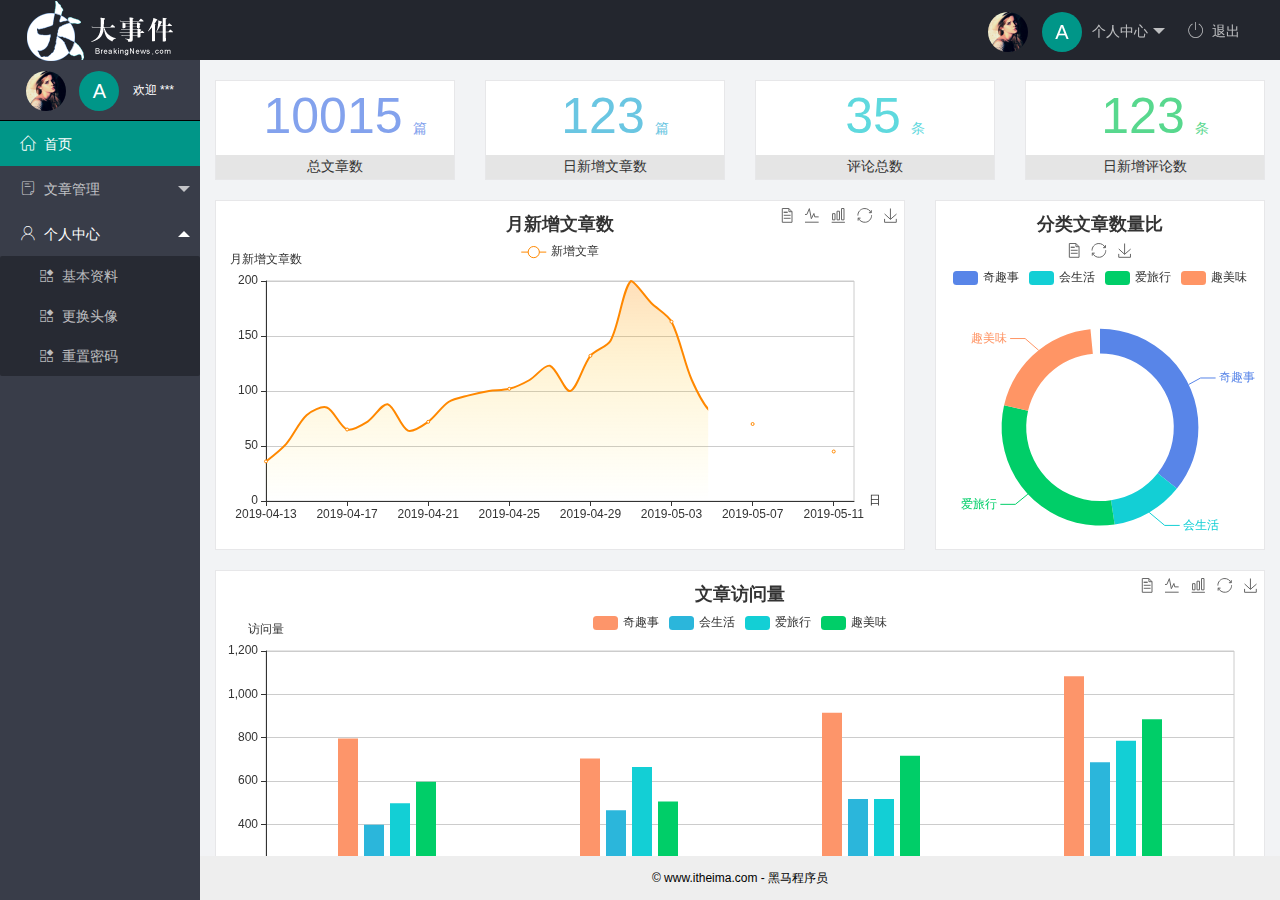
<file: index.html>
<!DOCTYPE html>
<html lang="en">

<head>
    <meta charset="UTF-8">
    <meta name="viewport" content="width=device-width, initial-scale=1.0">
    <title>后台主页</title>
    <link rel="stylesheet" href="/assets/lib/layui/css/layui.css">
    <link rel="stylesheet" href="/assets/fonts/iconfont.css">
    <link rel="stylesheet" href="/assets/css/index.css">
</head>

<body class="layui-layout-body">
    <div class="layui-layout layui-layout-admin">
        <div class="layui-header">
            <div class="layui-logo">
                <img src="/assets/images/logo.png" alt="">
            </div>
            <!-- 头部区域（可配合layui已有的水平导航） -->
            <ul class="layui-nav layui-layout-right">
                <li class="layui-nav-item">
                    <!-- 顶部头像区域 -->
                    <a href="javascript:;">
                        <img src="/assets/images/sample.jpg" class="layui-nav-img">
                        <span class="user-avatar">A</span>个人中心
                    </a>
                    <dl class="layui-nav-child">
                        <dd><a href="">基本资料</a></dd>
                        <dd><a href="">更换头像</a></dd>
                        <dd><a href="">重置密码</a></dd>
                    </dl>
                </li>
                <li class="layui-nav-item"><a href="javascript:;" id="btnLogout"><span
                            class="iconfont icon-tuichu"></span>退出</a></li>
            </ul>
        </div>

        <div class="layui-side layui-bg-black">
            <div class="layui-side-scroll">
                <!-- 顶部头像区域 -->
                <div class="userinfo">
                    <img src="/assets/images/sample.jpg" class="layui-nav-img">
                    <span class="user-avatar">A</span>
                    <span id="welcome">欢迎 ***</span>
                </div>
                <!-- 左侧导航区域（可配合layui已有的垂直导航） -->
                <ul class="layui-nav layui-nav-tree" lay-shrink="all">
                    <li class="layui-nav-item layui-this">
                        <a href="/home/dashboard.html" target="fm"><span class="iconfont icon-home"></span>首页</a>
                    </li>
                    <li class="layui-nav-item">
                        <a href="javascript:;"><span class="iconfont icon-16"></span>文章管理</a>
                        <dl class="layui-nav-child">
                            <dd><a href="javascript:;"><i class="layui-icon layui-icon-app"></i>文章类别</a></dd>
                            <dd><a href="javascript:;"><i class="layui-icon layui-icon-app"></i>文章列表</a></dd>
                            <dd><a href="javascript:;"><i class="layui-icon layui-icon-app"></i>发布文章</a></dd>
                        </dl>
                    </li>
                    <li class="layui-nav-item layui-nav-itemed">
                        <a class="" href="javascript:;"><span class="iconfont icon-user"></span>个人中心</a>
                        <dl class="layui-nav-child">
                            <dd><a href="javascript:;"><i class="layui-icon layui-icon-app"></i>基本资料</a></dd>
                            <dd><a href="javascript:;"><i class="layui-icon layui-icon-app"></i>更换头像</a></dd>
                            <dd><a href="javascript:;"><i class="layui-icon layui-icon-app"></i>重置密码</a></dd>
                        </dl>
                    </li>
                </ul>
            </div>
        </div>

        <div class="layui-body">
            <!-- 内容主体区域 -->
            <iframe name="fm" src="/home/dashboard.html" frameborder="0"></iframe>
        </div>

        <div class="layui-footer">
            <!-- 底部固定区域 -->
            © www.itheima.com - 黑马程序员
        </div>
    </div>
    <!-- 引入layui.js -->
    <script src="/assets/lib/layui/layui.all.js"></script>
    <!-- 引入jQuery.js -->
    <script src="/assets/lib/jquery.js"></script>
    <!-- 引入baseAPI.js -->
    <script src="/assets/js/baseAPI.js"></script>
    <!-- 引入自己的js -->
    <script src="/assets/js/index.js"></script>
</body>

</html>
</file>
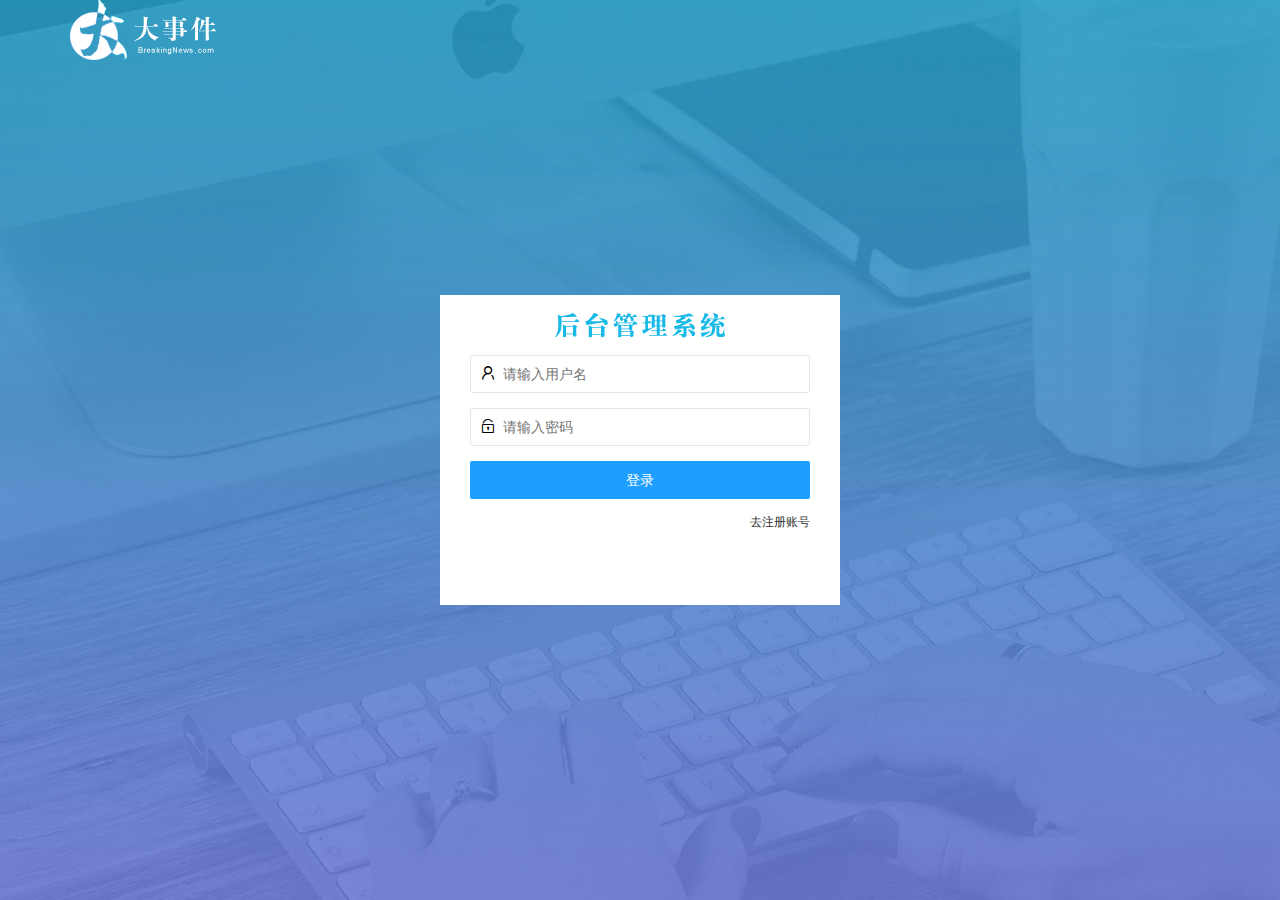
<file: login.html>
<!DOCTYPE html>
<html lang="en">

<head>
    <meta charset="UTF-8">
    <meta name="viewport" content="width=device-width, initial-scale=1.0">
    <title>Document</title>
    <link rel="stylesheet" href="/assets/lib/layui/css/layui.css">
    <link rel="stylesheet" href="/assets/css/login.css">
</head>

<body>
    <!-- 头部logo区域 -->
    <div class="layui-main">
        <img src="/assets/images/logo.png" alt="">
    </div>
    <!-- 登录注册区域 -->
    <div class="loginAndRegBox">
        <div class="title-box"></div>
        <!-- 登录的div -->
        <div class="login-box">
            <!-- 登陆表单 -->
            <form class="layui-form" action="" id="form-login">
                <!-- 用户名 -->
                <div class="layui-form-item">
                    <i class="layui-icon layui-icon-username"></i>
                    <input type="text" name="username" required lay-verify="required" placeholder="请输入用户名"
                        autocomplete="off" class="layui-input">
                </div>
                <!-- 密码 -->
                <div class="layui-form-item">
                    <i class="layui-icon layui-icon-password"></i>
                    <input type="password" name="password" required lay-verify="required|pwd" placeholder="请输入密码"
                        autocomplete="off" class="layui-input">
                </div>
                <!-- 登录按钮 -->
                <div class="layui-form-item">
                    <button class="layui-btn layui-btn-fluid layui-btn-normal" lay-submit>登录</button>
                </div>
                <!-- a -->
                <div class="layui-form-item links">
                    <a href="javascript:;" id="link-reg">去注册账号</a>
                </div>
            </form>
        </div>
        <!-- 注册的div -->
        <div class="reg-box" style="display: none;">
            <!-- 注册表单 -->
            <form class="layui-form" action="" id="form-reg">
                <!-- 用户名 -->
                <div class="layui-form-item">
                    <i class="layui-icon layui-icon-username"></i>
                    <input type="text" name="username" required lay-verify="required" placeholder="请输入用户名"
                        autocomplete="off" class="layui-input">
                </div>
                <!-- 密码 -->
                <div class="layui-form-item">
                    <i class="layui-icon layui-icon-password"></i>
                    <input type="password" name="password" required lay-verify="required|pwd" placeholder="请输入密码"
                        autocomplete="off" class="layui-input">
                </div>
                <!-- 确认密码 -->
                <div class="layui-form-item">
                    <i class="layui-icon layui-icon-password"></i>
                    <input type="password" name="repassword" required lay-verify="required|pwd|repwd"
                        placeholder="再次确认密码" autocomplete="off" class="layui-input">
                </div>
                <!-- 注册按钮 -->
                <div class="layui-form-item">
                    <button class="layui-btn layui-btn-fluid layui-btn-normal" lay-submit>注册</button>
                </div>
                <!-- a -->
                <div class="layui-form-item links">
                    <a href="javascript:;" id="link-login">去登录</a>
                </div>
            </form>
        </div>
    </div>
    <!-- 5.0引入layui.all.js, 因为这个文件中没有使用window.onload, 所以要求全部写到最低端! -->
    <script src="/assets/lib/layui/layui.all.js"></script>
    <!-- 引入jQuery.js文件 -->
    <script src="/assets/lib/jquery.js"></script>
    <!-- 引入baseAPI.js,在jquery之后,自己的js之前 -->
    <script src="/assets/js/baseAPI.js"></script>
    <!-- 引入自己的login.js文件 -->
    <script src="/assets/js/login.js"></script>
</body>

</html>
</file>
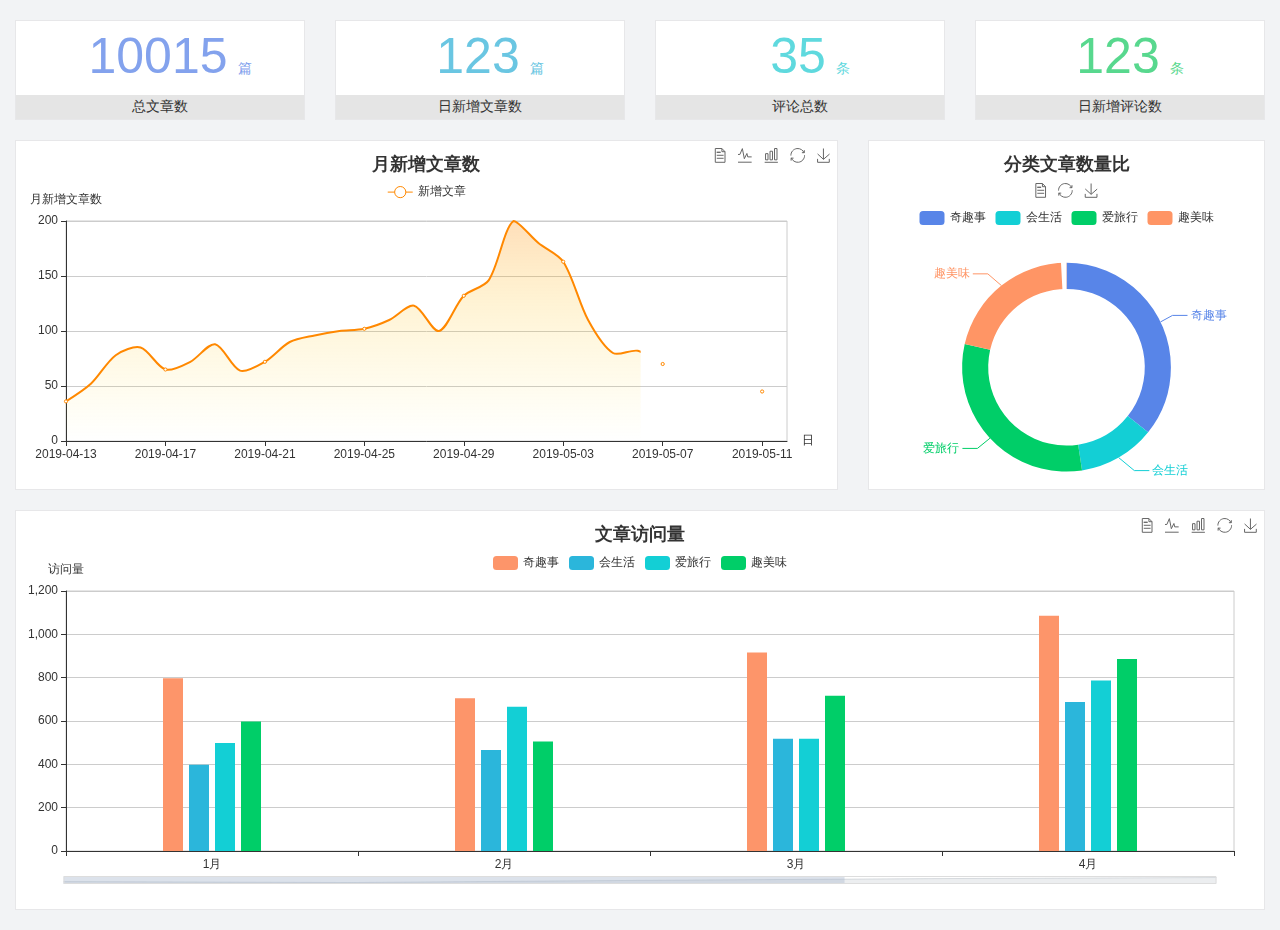
<file: home/dashboard.html>
<!DOCTYPE html>
<html lang="en">

<head>
  <meta charset="UTF-8">
  <meta name="viewport" content="width=device-width, initial-scale=1.0">
  <meta http-equiv="X-UA-Compatible" content="ie=edge">
  <title>图表统计</title>
  <link rel="stylesheet" href="../../assets/lib/bootstrap.css" />
  <link rel="stylesheet" href="../../assets/lib/main.css" />
  <script src="../../assets/lib/jquery.js"></script>
  <script type="text/javascript" src="../../assets/lib/echarts.min.js"></script>
</head>

<body>
  <div class="container-fluid">
    <div class="row spannel_list">
      <div class="col-sm-3 col-xs-6">
        <div class="spannel">
          <em>10015</em><span>篇</span>
          <b>总文章数</b>
        </div>
      </div>
      <div class="col-sm-3 col-xs-6">
        <div class="spannel scolor01">
          <em>123</em><span>篇</span>
          <b>日新增文章数</b>
        </div>
      </div>
      <div class="col-sm-3 col-xs-6">
        <div class="spannel scolor02">
          <em>35</em><span>条</span>
          <b>评论总数</b>
        </div>
      </div>
      <div class="col-sm-3 col-xs-6">
        <div class="spannel scolor03">
          <em>123</em><span>条</span>
          <b>日新增评论数</b>
        </div>
      </div>
    </div>
  </div>

  <div class="container-fluid">
    <div class="row curve-pie">
      <div class="col-lg-8 col-md-8">
        <div class="gragh_pannel" id="curve_show"></div>
      </div>
      <div class="col-lg-4 col-md-4">
        <div class="gragh_pannel" id="pie_show"></div>
      </div>
    </div>
  </div>

  <div class="container-fluid">
    <div class="column_pannel" id="column_show"></div>
  </div>

  <script>
    var oChart = echarts.init(document.getElementById('curve_show'));
    var aList_all = [
      { 'count': 36, 'date': '2019-04-13' },
      { 'count': 52, 'date': '2019-04-14' },
      { 'count': 78, 'date': '2019-04-15' },
      { 'count': 85, 'date': '2019-04-16' },
      { 'count': 65, 'date': '2019-04-17' },
      { 'count': 72, 'date': '2019-04-18' },
      { 'count': 88, 'date': '2019-04-19' },
      { 'count': 64, 'date': '2019-04-20' },
      { 'count': 72, 'date': '2019-04-21' },
      { 'count': 90, 'date': '2019-04-22' },
      { 'count': 96, 'date': '2019-04-23' },
      { 'count': 100, 'date': '2019-04-24' },
      { 'count': 102, 'date': '2019-04-25' },
      { 'count': 110, 'date': '2019-04-26' },
      { 'count': 123, 'date': '2019-04-27' },
      { 'count': 100, 'date': '2019-04-28' },
      { 'count': 132, 'date': '2019-04-29' },
      { 'count': 146, 'date': '2019-04-30' },
      { 'count': 200, 'date': '2019-05-01' },
      { 'count': 180, 'date': '2019-05-02' },
      { 'count': 163, 'date': '2019-05-03' },
      { 'count': 110, 'date': '2019-05-04' },
      { 'count': 80, 'date': '2019-05-05' },
      { 'count': 82, 'date': '2019-05-06' },
      { 'count': 70, 'date': '2019-05-07' },
      { 'count': 65, 'date': '2019-05-08' },
      { 'count': 54, 'date': '2019-05-09' },
      { 'count': 40, 'date': '2019-05-10' },
      { 'count': 45, 'date': '2019-05-11' },
      { 'count': 38, 'date': '2019-05-12' },
    ];

    let aCount = [];
    let aDate = [];

    for (var i = 0; i < aList_all.length; i++) {
      aCount.push(aList_all[i].count);
      aDate.push(aList_all[i].date);
    }

    var chartopt = {
      title: {
        text: '月新增文章数',
        left: 'center',
        top: '10'
      },
      tooltip: {
        trigger: 'axis'
      },
      legend: {
        data: ['新增文章'],
        top: '40'
      },
      toolbox: {
        show: true,
        feature: {
          mark: { show: true },
          dataView: { show: true, readOnly: false },
          magicType: { show: true, type: ['line', 'bar'] },
          restore: { show: true },
          saveAsImage: { show: true }
        }
      },
      calculable: true,
      xAxis: [
        {
          name: '日',
          type: 'category',
          boundaryGap: false,
          data: aDate
        }
      ],
      yAxis: [
        {
          name: '月新增文章数',
          type: 'value'
        }
      ],
      series: [
        {
          name: '新增文章',
          type: 'line',
          smooth: true,
          itemStyle: { normal: { areaStyle: { type: 'default' }, color: '#f80' }, lineStyle: { color: '#f80' } },
          data: aCount
        }],
      areaStyle: {
        normal: {
          color: new echarts.graphic.LinearGradient(0, 0, 0, 1, [{
            offset: 0,
            color: 'rgba(255,136,0,0.39)'
          }, {
            offset: .34,
            color: 'rgba(255,180,0,0.25)'
          }, {
            offset: 1,
            color: 'rgba(255,222,0,0.00)'
          }])

        }
      },
      grid: {
        show: true,
        x: 50,
        x2: 50,
        y: 80,
        height: 220
      }
    };

    oChart.setOption(chartopt);


    var oPie = echarts.init(document.getElementById('pie_show'));
    var oPieopt =
    {
      title: {
        top: 10,
        text: '分类文章数量比',
        x: 'center'
      },
      tooltip: {
        trigger: 'item',
        formatter: "{a} <br/>{b} : {c} ({d}%)"
      },
      color: ['#5885e8', '#13cfd5', '#00ce68', '#ff9565'],
      legend: {
        x: 'center',
        top: 65,
        data: ['奇趣事', '会生活', '爱旅行', '趣美味']
      },
      toolbox: {
        show: true,
        x: 'center',
        top: 35,
        feature: {
          mark: { show: true },
          dataView: { show: true, readOnly: false },
          magicType: {
            show: true,
            type: ['pie', 'funnel'],
            option: {
              funnel: {
                x: '25%',
                width: '50%',
                funnelAlign: 'left',
                max: 1548
              }
            }
          },
          restore: { show: true },
          saveAsImage: { show: true }
        }
      },
      calculable: true,
      series: [
        {
          name: '访问来源',
          type: 'pie',
          radius: ['45%', '60%'],
          center: ['50%', '65%'],
          data: [
            { value: 300, name: '奇趣事' },
            { value: 100, name: '会生活' },
            { value: 260, name: '爱旅行' },
            { value: 180, name: '趣美味' }
          ]
        }
      ]
    };
    oPie.setOption(oPieopt);



    var oColumn = this.echarts.init(document.getElementById('column_show'));
    var oColumnopt =
    {
      title: {
        text: '文章访问量',
        left: 'center',
        top: '10'
      },
      tooltip: {
        trigger: 'axis'
      },
      legend: {
        data: ['奇趣事', '会生活', '爱旅行', '趣美味'],
        top: '40'
      },
      toolbox: {
        show: true,
        feature: {
          mark: { show: true },
          dataView: { show: true, readOnly: false },
          magicType: { show: true, type: ['line', 'bar'] },
          restore: { show: true },
          saveAsImage: { show: true }
        }
      },
      calculable: true,
      xAxis: [
        {
          type: 'category',
          data: ['1月', '2月', '3月', '4月', '5月']
        }
      ],
      yAxis: [
        {
          name: '访问量',
          type: 'value'
        }
      ],
      series: [
        {
          name: '奇趣事',
          type: 'bar',
          barWidth: 20,
          itemStyle: {
            normal: { areaStyle: { type: 'default' }, color: '#fd956a' }
          },
          data: [800, 708, 920, 1090, 1200]
        },
        {
          name: '会生活',
          type: 'bar',
          barWidth: 20,
          itemStyle: {
            normal: { areaStyle: { type: 'default' }, color: '#2bb6db' }
          },
          data: [400, 468, 520, 690, 800]
        },
        {
          name: '爱旅行',
          type: 'bar',
          barWidth: 20,
          itemStyle: {
            normal: { areaStyle: { type: 'default' }, color: '#13cfd5' }
          },
          data: [500, 668, 520, 790, 900]
        },
        {
          name: '趣美味',
          type: 'bar',
          barWidth: 20,
          itemStyle: {
            normal: { areaStyle: { type: 'default' }, color: '#00ce68' }
          },
          data: [600, 508, 720, 890, 1000]
        }
      ],
      grid: {
        show: true,
        x: 50,
        x2: 30,
        y: 80,
        height: 260
      },
      dataZoom: [//给x轴设置滚动条
        {
          start: 0,//默认为0
          end: 100 - 1000 / 31,//默认为100
          type: 'slider',
          show: true,
          xAxisIndex: [0],
          handleSize: 0,//滑动条的 左右2个滑动条的大小
          height: 8,//组件高度
          left: 45, //左边的距离
          right: 50,//右边的距离
          bottom: 26,//右边的距离
          handleColor: '#ddd',//h滑动图标的颜色
          handleStyle: {
            borderColor: "#cacaca",
            borderWidth: "1",
            shadowBlur: 2,
            background: "#ddd",
            shadowColor: "#ddd",
          }
        }]
    };
    oColumn.setOption(oColumnopt);
  </script>
</body>

</html>
</file>
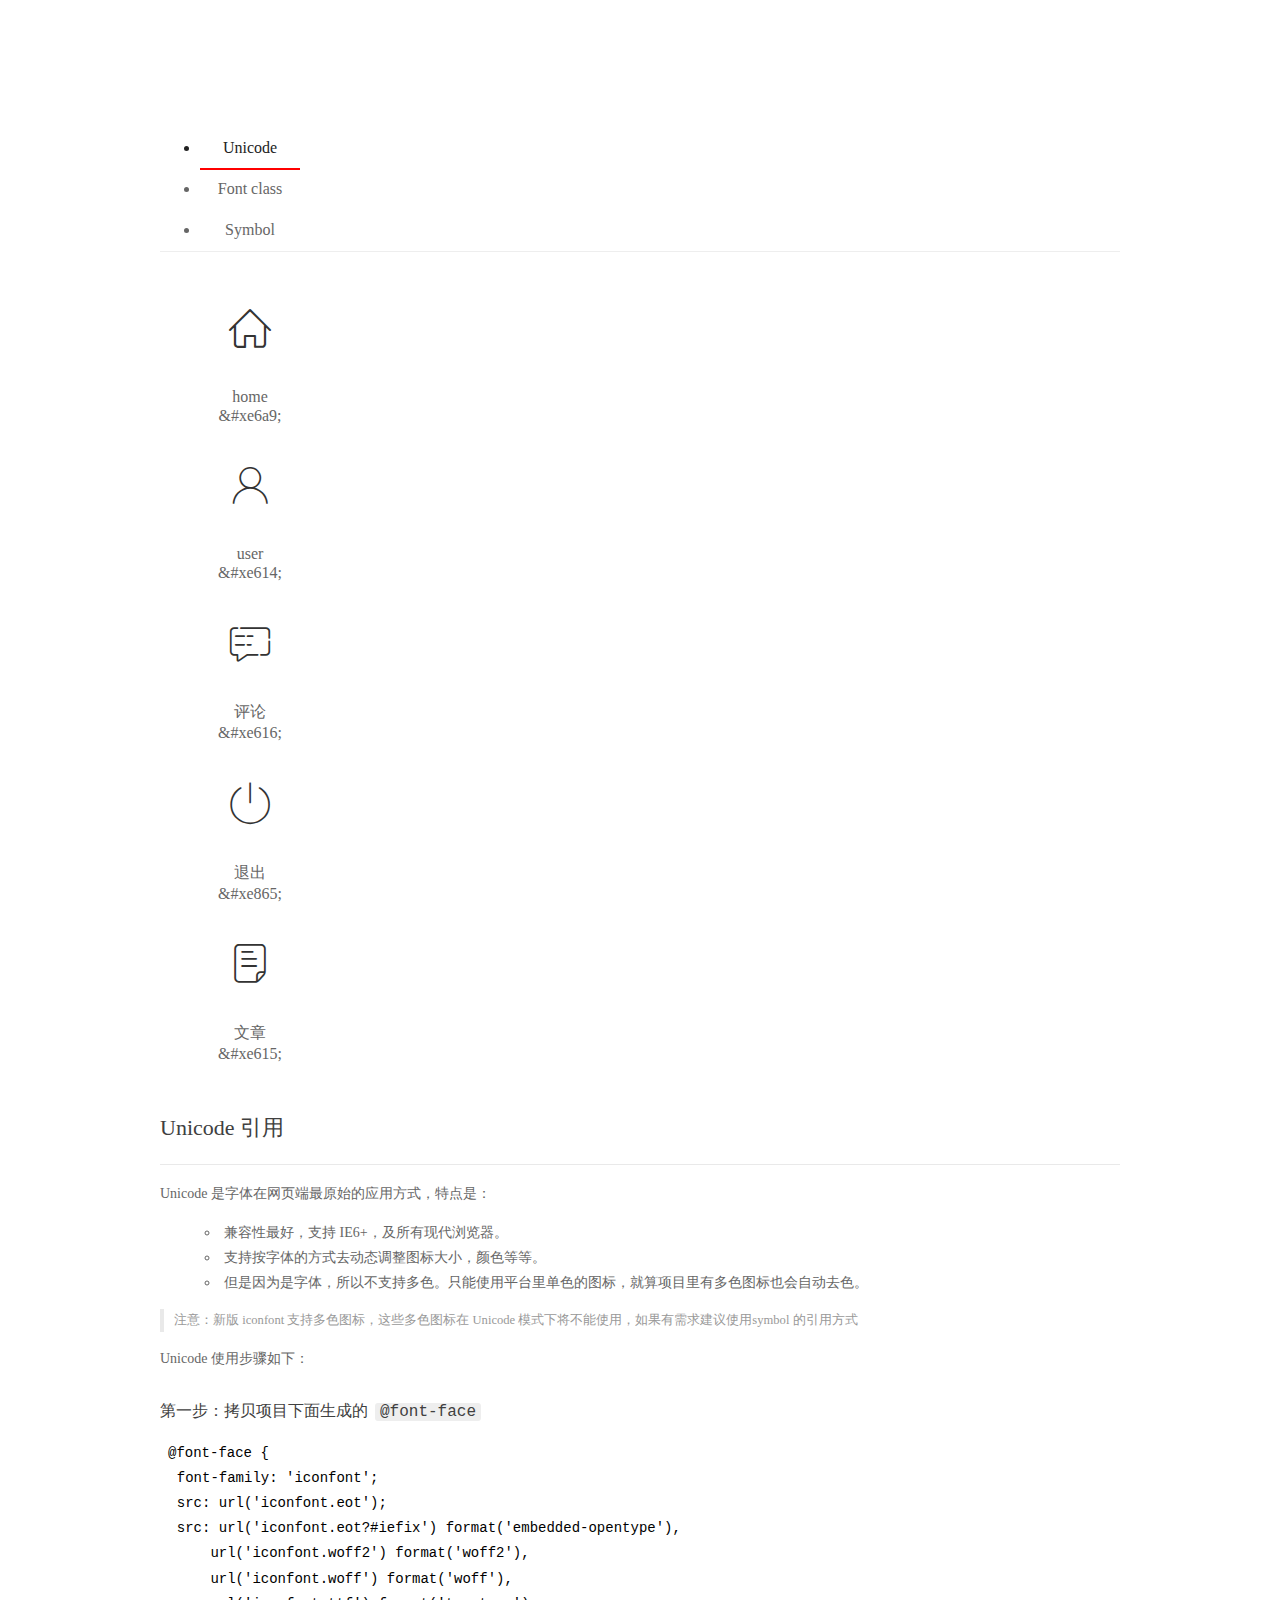
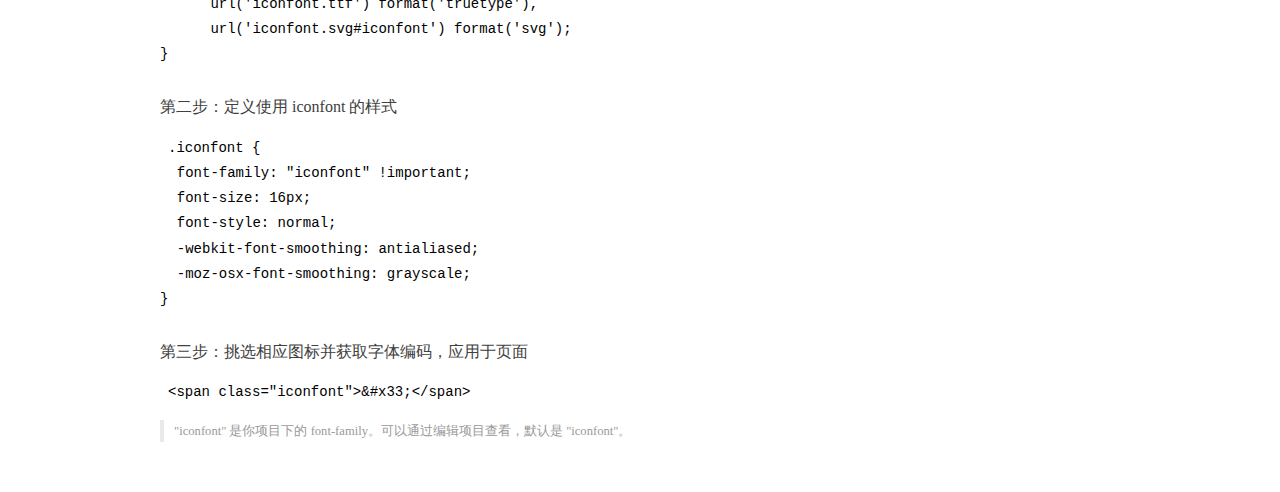
<file: assets/fonts/demo_index.html>
<!DOCTYPE html>
<html>
<head>
  <meta charset="utf-8"/>
  <title>IconFont Demo</title>
  <link rel="shortcut icon" href="https://gtms04.alicdn.com/tps/i4/TB1_oz6GVXXXXaFXpXXJDFnIXXX-64-64.ico" type="image/x-icon"/>
  <link rel="stylesheet" href="https://g.alicdn.com/thx/cube/1.3.2/cube.min.css">
  <link rel="stylesheet" href="demo.css">
  <link rel="stylesheet" href="iconfont.css">
  <script src="iconfont.js"></script>
  <!-- jQuery -->
  <script src="https://a1.alicdn.com/oss/uploads/2018/12/26/7bfddb60-08e8-11e9-9b04-53e73bb6408b.js"></script>
  <!-- 代码高亮 -->
  <script src="https://a1.alicdn.com/oss/uploads/2018/12/26/a3f714d0-08e6-11e9-8a15-ebf944d7534c.js"></script>
</head>
<body>
  <div class="main">
    <h1 class="logo"><a href="https://www.iconfont.cn/" title="iconfont 首页" target="_blank">&#xe86b;</a></h1>
    <div class="nav-tabs">
      <ul id="tabs" class="dib-box">
        <li class="dib active"><span>Unicode</span></li>
        <li class="dib"><span>Font class</span></li>
        <li class="dib"><span>Symbol</span></li>
      </ul>
      
    </div>
    <div class="tab-container">
      <div class="content unicode" style="display: block;">
          <ul class="icon_lists dib-box">
          
            <li class="dib">
              <span class="icon iconfont">&#xe6a9;</span>
                <div class="name">home</div>
                <div class="code-name">&amp;#xe6a9;</div>
              </li>
          
            <li class="dib">
              <span class="icon iconfont">&#xe614;</span>
                <div class="name">user</div>
                <div class="code-name">&amp;#xe614;</div>
              </li>
          
            <li class="dib">
              <span class="icon iconfont">&#xe616;</span>
                <div class="name">评论</div>
                <div class="code-name">&amp;#xe616;</div>
              </li>
          
            <li class="dib">
              <span class="icon iconfont">&#xe865;</span>
                <div class="name">退出</div>
                <div class="code-name">&amp;#xe865;</div>
              </li>
          
            <li class="dib">
              <span class="icon iconfont">&#xe615;</span>
                <div class="name">文章</div>
                <div class="code-name">&amp;#xe615;</div>
              </li>
          
          </ul>
          <div class="article markdown">
          <h2 id="unicode-">Unicode 引用</h2>
          <hr>

          <p>Unicode 是字体在网页端最原始的应用方式，特点是：</p>
          <ul>
            <li>兼容性最好，支持 IE6+，及所有现代浏览器。</li>
            <li>支持按字体的方式去动态调整图标大小，颜色等等。</li>
            <li>但是因为是字体，所以不支持多色。只能使用平台里单色的图标，就算项目里有多色图标也会自动去色。</li>
          </ul>
          <blockquote>
            <p>注意：新版 iconfont 支持多色图标，这些多色图标在 Unicode 模式下将不能使用，如果有需求建议使用symbol 的引用方式</p>
          </blockquote>
          <p>Unicode 使用步骤如下：</p>
          <h3 id="-font-face">第一步：拷贝项目下面生成的 <code>@font-face</code></h3>
<pre><code class="language-css"
>@font-face {
  font-family: 'iconfont';
  src: url('iconfont.eot');
  src: url('iconfont.eot?#iefix') format('embedded-opentype'),
      url('iconfont.woff2') format('woff2'),
      url('iconfont.woff') format('woff'),
      url('iconfont.ttf') format('truetype'),
      url('iconfont.svg#iconfont') format('svg');
}
</code></pre>
          <h3 id="-iconfont-">第二步：定义使用 iconfont 的样式</h3>
<pre><code class="language-css"
>.iconfont {
  font-family: "iconfont" !important;
  font-size: 16px;
  font-style: normal;
  -webkit-font-smoothing: antialiased;
  -moz-osx-font-smoothing: grayscale;
}
</code></pre>
          <h3 id="-">第三步：挑选相应图标并获取字体编码，应用于页面</h3>
<pre>
<code class="language-html"
>&lt;span class="iconfont"&gt;&amp;#x33;&lt;/span&gt;
</code></pre>
          <blockquote>
            <p>"iconfont" 是你项目下的 font-family。可以通过编辑项目查看，默认是 "iconfont"。</p>
          </blockquote>
          </div>
      </div>
      <div class="content font-class">
        <ul class="icon_lists dib-box">
          
          <li class="dib">
            <span class="icon iconfont icon-home"></span>
            <div class="name">
              home
            </div>
            <div class="code-name">.icon-home
            </div>
          </li>
          
          <li class="dib">
            <span class="icon iconfont icon-user"></span>
            <div class="name">
              user
            </div>
            <div class="code-name">.icon-user
            </div>
          </li>
          
          <li class="dib">
            <span class="icon iconfont icon-pinglun"></span>
            <div class="name">
              评论
            </div>
            <div class="code-name">.icon-pinglun
            </div>
          </li>
          
          <li class="dib">
            <span class="icon iconfont icon-tuichu"></span>
            <div class="name">
              退出
            </div>
            <div class="code-name">.icon-tuichu
            </div>
          </li>
          
          <li class="dib">
            <span class="icon iconfont icon-16"></span>
            <div class="name">
              文章
            </div>
            <div class="code-name">.icon-16
            </div>
          </li>
          
        </ul>
        <div class="article markdown">
        <h2 id="font-class-">font-class 引用</h2>
        <hr>

        <p>font-class 是 Unicode 使用方式的一种变种，主要是解决 Unicode 书写不直观，语意不明确的问题。</p>
        <p>与 Unicode 使用方式相比，具有如下特点：</p>
        <ul>
          <li>兼容性良好，支持 IE8+，及所有现代浏览器。</li>
          <li>相比于 Unicode 语意明确，书写更直观。可以很容易分辨这个 icon 是什么。</li>
          <li>因为使用 class 来定义图标，所以当要替换图标时，只需要修改 class 里面的 Unicode 引用。</li>
          <li>不过因为本质上还是使用的字体，所以多色图标还是不支持的。</li>
        </ul>
        <p>使用步骤如下：</p>
        <h3 id="-fontclass-">第一步：引入项目下面生成的 fontclass 代码：</h3>
<pre><code class="language-html">&lt;link rel="stylesheet" href="./iconfont.css"&gt;
</code></pre>
        <h3 id="-">第二步：挑选相应图标并获取类名，应用于页面：</h3>
<pre><code class="language-html">&lt;span class="iconfont icon-xxx"&gt;&lt;/span&gt;
</code></pre>
        <blockquote>
          <p>"
            iconfont" 是你项目下的 font-family。可以通过编辑项目查看，默认是 "iconfont"。</p>
        </blockquote>
      </div>
      </div>
      <div class="content symbol">
          <ul class="icon_lists dib-box">
          
            <li class="dib">
                <svg class="icon svg-icon" aria-hidden="true">
                  <use xlink:href="#icon-home"></use>
                </svg>
                <div class="name">home</div>
                <div class="code-name">#icon-home</div>
            </li>
          
            <li class="dib">
                <svg class="icon svg-icon" aria-hidden="true">
                  <use xlink:href="#icon-user"></use>
                </svg>
                <div class="name">user</div>
                <div class="code-name">#icon-user</div>
            </li>
          
            <li class="dib">
                <svg class="icon svg-icon" aria-hidden="true">
                  <use xlink:href="#icon-pinglun"></use>
                </svg>
                <div class="name">评论</div>
                <div class="code-name">#icon-pinglun</div>
            </li>
          
            <li class="dib">
                <svg class="icon svg-icon" aria-hidden="true">
                  <use xlink:href="#icon-tuichu"></use>
                </svg>
                <div class="name">退出</div>
                <div class="code-name">#icon-tuichu</div>
            </li>
          
            <li class="dib">
                <svg class="icon svg-icon" aria-hidden="true">
                  <use xlink:href="#icon-16"></use>
                </svg>
                <div class="name">文章</div>
                <div class="code-name">#icon-16</div>
            </li>
          
          </ul>
          <div class="article markdown">
          <h2 id="symbol-">Symbol 引用</h2>
          <hr>

          <p>这是一种全新的使用方式，应该说这才是未来的主流，也是平台目前推荐的用法。相关介绍可以参考这篇<a href="">文章</a>
            这种用法其实是做了一个 SVG 的集合，与另外两种相比具有如下特点：</p>
          <ul>
            <li>支持多色图标了，不再受单色限制。</li>
            <li>通过一些技巧，支持像字体那样，通过 <code>font-size</code>, <code>color</code> 来调整样式。</li>
            <li>兼容性较差，支持 IE9+，及现代浏览器。</li>
            <li>浏览器渲染 SVG 的性能一般，还不如 png。</li>
          </ul>
          <p>使用步骤如下：</p>
          <h3 id="-symbol-">第一步：引入项目下面生成的 symbol 代码：</h3>
<pre><code class="language-html">&lt;script src="./iconfont.js"&gt;&lt;/script&gt;
</code></pre>
          <h3 id="-css-">第二步：加入通用 CSS 代码（引入一次就行）：</h3>
<pre><code class="language-html">&lt;style&gt;
.icon {
  width: 1em;
  height: 1em;
  vertical-align: -0.15em;
  fill: currentColor;
  overflow: hidden;
}
&lt;/style&gt;
</code></pre>
          <h3 id="-">第三步：挑选相应图标并获取类名，应用于页面：</h3>
<pre><code class="language-html">&lt;svg class="icon" aria-hidden="true"&gt;
  &lt;use xlink:href="#icon-xxx"&gt;&lt;/use&gt;
&lt;/svg&gt;
</code></pre>
          </div>
      </div>

    </div>
  </div>
  <script>
  $(document).ready(function () {
      $('.tab-container .content:first').show()

      $('#tabs li').click(function (e) {
        var tabContent = $('.tab-container .content')
        var index = $(this).index()

        if ($(this).hasClass('active')) {
          return
        } else {
          $('#tabs li').removeClass('active')
          $(this).addClass('active')

          tabContent.hide().eq(index).fadeIn()
        }
      })
    })
  </script>
</body>
</html>
</file>
<file: assets/lib/layui/css/layui.css>
/** layui-v2.5.5 MIT License By https://www.layui.com */
 .layui-inline,img{display:inline-block;vertical-align:middle}h1,h2,h3,h4,h5,h6{font-weight:400}.layui-edge,.layui-header,.layui-inline,.layui-main{position:relative}.layui-body,.layui-edge,.layui-elip{overflow:hidden}.layui-btn,.layui-edge,.layui-inline,img{vertical-align:middle}.layui-btn,.layui-disabled,.layui-icon,.layui-unselect{-moz-user-select:none;-webkit-user-select:none;-ms-user-select:none}.layui-elip,.layui-form-checkbox span,.layui-form-pane .layui-form-label{text-overflow:ellipsis;white-space:nowrap}.layui-breadcrumb,.layui-tree-btnGroup{visibility:hidden}blockquote,body,button,dd,div,dl,dt,form,h1,h2,h3,h4,h5,h6,input,li,ol,p,pre,td,textarea,th,ul{margin:0;padding:0;-webkit-tap-highlight-color:rgba(0,0,0,0)}a:active,a:hover{outline:0}img{border:none}li{list-style:none}table{border-collapse:collapse;border-spacing:0}h4,h5,h6{font-size:100%}button,input,optgroup,option,select,textarea{font-family:inherit;font-size:inherit;font-style:inherit;font-weight:inherit;outline:0}pre{white-space:pre-wrap;white-space:-moz-pre-wrap;white-space:-pre-wrap;white-space:-o-pre-wrap;word-wrap:break-word}body{line-height:24px;font:14px Helvetica Neue,Helvetica,PingFang SC,Tahoma,Arial,sans-serif}hr{height:1px;margin:10px 0;border:0;clear:both}a{color:#333;text-decoration:none}a:hover{color:#777}a cite{font-style:normal;*cursor:pointer}.layui-border-box,.layui-border-box *{box-sizing:border-box}.layui-box,.layui-box *{box-sizing:content-box}.layui-clear{clear:both;*zoom:1}.layui-clear:after{content:'\20';clear:both;*zoom:1;display:block;height:0}.layui-inline{*display:inline;*zoom:1}.layui-edge{display:inline-block;width:0;height:0;border-width:6px;border-style:dashed;border-color:transparent}.layui-edge-top{top:-4px;border-bottom-color:#999;border-bottom-style:solid}.layui-edge-right{border-left-color:#999;border-left-style:solid}.layui-edge-bottom{top:2px;border-top-color:#999;border-top-style:solid}.layui-edge-left{border-right-color:#999;border-right-style:solid}.layui-disabled,.layui-disabled:hover{color:#d2d2d2!important;cursor:not-allowed!important}.layui-circle{border-radius:100%}.layui-show{display:block!important}.layui-hide{display:none!important}@font-face{font-family:layui-icon;src:url(../font/iconfont.eot?v=250);src:url(../font/iconfont.eot?v=250#iefix) format('embedded-opentype'),url(../font/iconfont.woff2?v=250) format('woff2'),url(../font/iconfont.woff?v=250) format('woff'),url(../font/iconfont.ttf?v=250) format('truetype'),url(../font/iconfont.svg?v=250#layui-icon) format('svg')}.layui-icon{font-family:layui-icon!important;font-size:16px;font-style:normal;-webkit-font-smoothing:antialiased;-moz-osx-font-smoothing:grayscale}.layui-icon-reply-fill:before{content:"\e611"}.layui-icon-set-fill:before{content:"\e614"}.layui-icon-menu-fill:before{content:"\e60f"}.layui-icon-search:before{content:"\e615"}.layui-icon-share:before{content:"\e641"}.layui-icon-set-sm:before{content:"\e620"}.layui-icon-engine:before{content:"\e628"}.layui-icon-close:before{content:"\1006"}.layui-icon-close-fill:before{content:"\1007"}.layui-icon-chart-screen:before{content:"\e629"}.layui-icon-star:before{content:"\e600"}.layui-icon-circle-dot:before{content:"\e617"}.layui-icon-chat:before{content:"\e606"}.layui-icon-release:before{content:"\e609"}.layui-icon-list:before{content:"\e60a"}.layui-icon-chart:before{content:"\e62c"}.layui-icon-ok-circle:before{content:"\1005"}.layui-icon-layim-theme:before{content:"\e61b"}.layui-icon-table:before{content:"\e62d"}.layui-icon-right:before{content:"\e602"}.layui-icon-left:before{content:"\e603"}.layui-icon-cart-simple:before{content:"\e698"}.layui-icon-face-cry:before{content:"\e69c"}.layui-icon-face-smile:before{content:"\e6af"}.layui-icon-survey:before{content:"\e6b2"}.layui-icon-tree:before{content:"\e62e"}.layui-icon-upload-circle:before{content:"\e62f"}.layui-icon-add-circle:before{content:"\e61f"}.layui-icon-download-circle:before{content:"\e601"}.layui-icon-templeate-1:before{content:"\e630"}.layui-icon-util:before{content:"\e631"}.layui-icon-face-surprised:before{content:"\e664"}.layui-icon-edit:before{content:"\e642"}.layui-icon-speaker:before{content:"\e645"}.layui-icon-down:before{content:"\e61a"}.layui-icon-file:before{content:"\e621"}.layui-icon-layouts:before{content:"\e632"}.layui-icon-rate-half:before{content:"\e6c9"}.layui-icon-add-circle-fine:before{content:"\e608"}.layui-icon-prev-circle:before{content:"\e633"}.layui-icon-read:before{content:"\e705"}.layui-icon-404:before{content:"\e61c"}.layui-icon-carousel:before{content:"\e634"}.layui-icon-help:before{content:"\e607"}.layui-icon-code-circle:before{content:"\e635"}.layui-icon-water:before{content:"\e636"}.layui-icon-username:before{content:"\e66f"}.layui-icon-find-fill:before{content:"\e670"}.layui-icon-about:before{content:"\e60b"}.layui-icon-location:before{content:"\e715"}.layui-icon-up:before{content:"\e619"}.layui-icon-pause:before{content:"\e651"}.layui-icon-date:before{content:"\e637"}.layui-icon-layim-uploadfile:before{content:"\e61d"}.layui-icon-delete:before{content:"\e640"}.layui-icon-play:before{content:"\e652"}.layui-icon-top:before{content:"\e604"}.layui-icon-friends:before{content:"\e612"}.layui-icon-refresh-3:before{content:"\e9aa"}.layui-icon-ok:before{content:"\e605"}.layui-icon-layer:before{content:"\e638"}.layui-icon-face-smile-fine:before{content:"\e60c"}.layui-icon-dollar:before{content:"\e659"}.layui-icon-group:before{content:"\e613"}.layui-icon-layim-download:before{content:"\e61e"}.layui-icon-picture-fine:before{content:"\e60d"}.layui-icon-link:before{content:"\e64c"}.layui-icon-diamond:before{content:"\e735"}.layui-icon-log:before{content:"\e60e"}.layui-icon-rate-solid:before{content:"\e67a"}.layui-icon-fonts-del:before{content:"\e64f"}.layui-icon-unlink:before{content:"\e64d"}.layui-icon-fonts-clear:before{content:"\e639"}.layui-icon-triangle-r:before{content:"\e623"}.layui-icon-circle:before{content:"\e63f"}.layui-icon-radio:before{content:"\e643"}.layui-icon-align-center:before{content:"\e647"}.layui-icon-align-right:before{content:"\e648"}.layui-icon-align-left:before{content:"\e649"}.layui-icon-loading-1:before{content:"\e63e"}.layui-icon-return:before{content:"\e65c"}.layui-icon-fonts-strong:before{content:"\e62b"}.layui-icon-upload:before{content:"\e67c"}.layui-icon-dialogue:before{content:"\e63a"}.layui-icon-video:before{content:"\e6ed"}.layui-icon-headset:before{content:"\e6fc"}.layui-icon-cellphone-fine:before{content:"\e63b"}.layui-icon-add-1:before{content:"\e654"}.layui-icon-face-smile-b:before{content:"\e650"}.layui-icon-fonts-html:before{content:"\e64b"}.layui-icon-form:before{content:"\e63c"}.layui-icon-cart:before{content:"\e657"}.layui-icon-camera-fill:before{content:"\e65d"}.layui-icon-tabs:before{content:"\e62a"}.layui-icon-fonts-code:before{content:"\e64e"}.layui-icon-fire:before{content:"\e756"}.layui-icon-set:before{content:"\e716"}.layui-icon-fonts-u:before{content:"\e646"}.layui-icon-triangle-d:before{content:"\e625"}.layui-icon-tips:before{content:"\e702"}.layui-icon-picture:before{content:"\e64a"}.layui-icon-more-vertical:before{content:"\e671"}.layui-icon-flag:before{content:"\e66c"}.layui-icon-loading:before{content:"\e63d"}.layui-icon-fonts-i:before{content:"\e644"}.layui-icon-refresh-1:before{content:"\e666"}.layui-icon-rmb:before{content:"\e65e"}.layui-icon-home:before{content:"\e68e"}.layui-icon-user:before{content:"\e770"}.layui-icon-notice:before{content:"\e667"}.layui-icon-login-weibo:before{content:"\e675"}.layui-icon-voice:before{content:"\e688"}.layui-icon-upload-drag:before{content:"\e681"}.layui-icon-login-qq:before{content:"\e676"}.layui-icon-snowflake:before{content:"\e6b1"}.layui-icon-file-b:before{content:"\e655"}.layui-icon-template:before{content:"\e663"}.layui-icon-auz:before{content:"\e672"}.layui-icon-console:before{content:"\e665"}.layui-icon-app:before{content:"\e653"}.layui-icon-prev:before{content:"\e65a"}.layui-icon-website:before{content:"\e7ae"}.layui-icon-next:before{content:"\e65b"}.layui-icon-component:before{content:"\e857"}.layui-icon-more:before{content:"\e65f"}.layui-icon-login-wechat:before{content:"\e677"}.layui-icon-shrink-right:before{content:"\e668"}.layui-icon-spread-left:before{content:"\e66b"}.layui-icon-camera:before{content:"\e660"}.layui-icon-note:before{content:"\e66e"}.layui-icon-refresh:before{content:"\e669"}.layui-icon-female:before{content:"\e661"}.layui-icon-male:before{content:"\e662"}.layui-icon-password:before{content:"\e673"}.layui-icon-senior:before{content:"\e674"}.layui-icon-theme:before{content:"\e66a"}.layui-icon-tread:before{content:"\e6c5"}.layui-icon-praise:before{content:"\e6c6"}.layui-icon-star-fill:before{content:"\e658"}.layui-icon-rate:before{content:"\e67b"}.layui-icon-template-1:before{content:"\e656"}.layui-icon-vercode:before{content:"\e679"}.layui-icon-cellphone:before{content:"\e678"}.layui-icon-screen-full:before{content:"\e622"}.layui-icon-screen-restore:before{content:"\e758"}.layui-icon-cols:before{content:"\e610"}.layui-icon-export:before{content:"\e67d"}.layui-icon-print:before{content:"\e66d"}.layui-icon-slider:before{content:"\e714"}.layui-icon-addition:before{content:"\e624"}.layui-icon-subtraction:before{content:"\e67e"}.layui-icon-service:before{content:"\e626"}.layui-icon-transfer:before{content:"\e691"}.layui-main{width:1140px;margin:0 auto}.layui-header{z-index:1000;height:60px}.layui-header a:hover{transition:all .5s;-webkit-transition:all .5s}.layui-side{position:fixed;left:0;top:0;bottom:0;z-index:999;width:200px;overflow-x:hidden}.layui-side-scroll{position:relative;width:220px;height:100%;overflow-x:hidden}.layui-body{position:absolute;left:200px;right:0;top:0;bottom:0;z-index:998;width:auto;overflow-y:auto;box-sizing:border-box}.layui-layout-body{overflow:hidden}.layui-layout-admin .layui-header{background-color:#23262E}.layui-layout-admin .layui-side{top:60px;width:200px;overflow-x:hidden}.layui-layout-admin .layui-body{position:fixed;top:60px;bottom:44px}.layui-layout-admin .layui-main{width:auto;margin:0 15px}.layui-layout-admin .layui-footer{position:fixed;left:200px;right:0;bottom:0;height:44px;line-height:44px;padding:0 15px;background-color:#eee}.layui-layout-admin .layui-logo{position:absolute;left:0;top:0;width:200px;height:100%;line-height:60px;text-align:center;color:#009688;font-size:16px}.layui-layout-admin .layui-header .layui-nav{background:0 0}.layui-layout-left{position:absolute!important;left:200px;top:0}.layui-layout-right{position:absolute!important;right:0;top:0}.layui-container{position:relative;margin:0 auto;padding:0 15px;box-sizing:border-box}.layui-fluid{position:relative;margin:0 auto;padding:0 15px}.layui-row:after,.layui-row:before{content:'';display:block;clear:both}.layui-col-lg1,.layui-col-lg10,.layui-col-lg11,.layui-col-lg12,.layui-col-lg2,.layui-col-lg3,.layui-col-lg4,.layui-col-lg5,.layui-col-lg6,.layui-col-lg7,.layui-col-lg8,.layui-col-lg9,.layui-col-md1,.layui-col-md10,.layui-col-md11,.layui-col-md12,.layui-col-md2,.layui-col-md3,.layui-col-md4,.layui-col-md5,.layui-col-md6,.layui-col-md7,.layui-col-md8,.layui-col-md9,.layui-col-sm1,.layui-col-sm10,.layui-col-sm11,.layui-col-sm12,.layui-col-sm2,.layui-col-sm3,.layui-col-sm4,.layui-col-sm5,.layui-col-sm6,.layui-col-sm7,.layui-col-sm8,.layui-col-sm9,.layui-col-xs1,.layui-col-xs10,.layui-col-xs11,.layui-col-xs12,.layui-col-xs2,.layui-col-xs3,.layui-col-xs4,.layui-col-xs5,.layui-col-xs6,.layui-col-xs7,.layui-col-xs8,.layui-col-xs9{position:relative;display:block;box-sizing:border-box}.layui-col-xs1,.layui-col-xs10,.layui-col-xs11,.layui-col-xs12,.layui-col-xs2,.layui-col-xs3,.layui-col-xs4,.layui-col-xs5,.layui-col-xs6,.layui-col-xs7,.layui-col-xs8,.layui-col-xs9{float:left}.layui-col-xs1{width:8.33333333%}.layui-col-xs2{width:16.66666667%}.layui-col-xs3{width:25%}.layui-col-xs4{width:33.33333333%}.layui-col-xs5{width:41.66666667%}.layui-col-xs6{width:50%}.layui-col-xs7{width:58.33333333%}.layui-col-xs8{width:66.66666667%}.layui-col-xs9{width:75%}.layui-col-xs10{width:83.33333333%}.layui-col-xs11{width:91.66666667%}.layui-col-xs12{width:100%}.layui-col-xs-offset1{margin-left:8.33333333%}.layui-col-xs-offset2{margin-left:16.66666667%}.layui-col-xs-offset3{margin-left:25%}.layui-col-xs-offset4{margin-left:33.33333333%}.layui-col-xs-offset5{margin-left:41.66666667%}.layui-col-xs-offset6{margin-left:50%}.layui-col-xs-offset7{margin-left:58.33333333%}.layui-col-xs-offset8{margin-left:66.66666667%}.layui-col-xs-offset9{margin-left:75%}.layui-col-xs-offset10{margin-left:83.33333333%}.layui-col-xs-offset11{margin-left:91.66666667%}.layui-col-xs-offset12{margin-left:100%}@media screen and (max-width:768px){.layui-hide-xs{display:none!important}.layui-show-xs-block{display:block!important}.layui-show-xs-inline{display:inline!important}.layui-show-xs-inline-block{display:inline-block!important}}@media screen and (min-width:768px){.layui-container{width:750px}.layui-hide-sm{display:none!important}.layui-show-sm-block{display:block!important}.layui-show-sm-inline{display:inline!important}.layui-show-sm-inline-block{display:inline-block!important}.layui-col-sm1,.layui-col-sm10,.layui-col-sm11,.layui-col-sm12,.layui-col-sm2,.layui-col-sm3,.layui-col-sm4,.layui-col-sm5,.layui-col-sm6,.layui-col-sm7,.layui-col-sm8,.layui-col-sm9{float:left}.layui-col-sm1{width:8.33333333%}.layui-col-sm2{width:16.66666667%}.layui-col-sm3{width:25%}.layui-col-sm4{width:33.33333333%}.layui-col-sm5{width:41.66666667%}.layui-col-sm6{width:50%}.layui-col-sm7{width:58.33333333%}.layui-col-sm8{width:66.66666667%}.layui-col-sm9{width:75%}.layui-col-sm10{width:83.33333333%}.layui-col-sm11{width:91.66666667%}.layui-col-sm12{width:100%}.layui-col-sm-offset1{margin-left:8.33333333%}.layui-col-sm-offset2{margin-left:16.66666667%}.layui-col-sm-offset3{margin-left:25%}.layui-col-sm-offset4{margin-left:33.33333333%}.layui-col-sm-offset5{margin-left:41.66666667%}.layui-col-sm-offset6{margin-left:50%}.layui-col-sm-offset7{margin-left:58.33333333%}.layui-col-sm-offset8{margin-left:66.66666667%}.layui-col-sm-offset9{margin-left:75%}.layui-col-sm-offset10{margin-left:83.33333333%}.layui-col-sm-offset11{margin-left:91.66666667%}.layui-col-sm-offset12{margin-left:100%}}@media screen and (min-width:992px){.layui-container{width:970px}.layui-hide-md{display:none!important}.layui-show-md-block{display:block!important}.layui-show-md-inline{display:inline!important}.layui-show-md-inline-block{display:inline-block!important}.layui-col-md1,.layui-col-md10,.layui-col-md11,.layui-col-md12,.layui-col-md2,.layui-col-md3,.layui-col-md4,.layui-col-md5,.layui-col-md6,.layui-col-md7,.layui-col-md8,.layui-col-md9{float:left}.layui-col-md1{width:8.33333333%}.layui-col-md2{width:16.66666667%}.layui-col-md3{width:25%}.layui-col-md4{width:33.33333333%}.layui-col-md5{width:41.66666667%}.layui-col-md6{width:50%}.layui-col-md7{width:58.33333333%}.layui-col-md8{width:66.66666667%}.layui-col-md9{width:75%}.layui-col-md10{width:83.33333333%}.layui-col-md11{width:91.66666667%}.layui-col-md12{width:100%}.layui-col-md-offset1{margin-left:8.33333333%}.layui-col-md-offset2{margin-left:16.66666667%}.layui-col-md-offset3{margin-left:25%}.layui-col-md-offset4{margin-left:33.33333333%}.layui-col-md-offset5{margin-left:41.66666667%}.layui-col-md-offset6{margin-left:50%}.layui-col-md-offset7{margin-left:58.33333333%}.layui-col-md-offset8{margin-left:66.66666667%}.layui-col-md-offset9{margin-left:75%}.layui-col-md-offset10{margin-left:83.33333333%}.layui-col-md-offset11{margin-left:91.66666667%}.layui-col-md-offset12{margin-left:100%}}@media screen and (min-width:1200px){.layui-container{width:1170px}.layui-hide-lg{display:none!important}.layui-show-lg-block{display:block!important}.layui-show-lg-inline{display:inline!important}.layui-show-lg-inline-block{display:inline-block!important}.layui-col-lg1,.layui-col-lg10,.layui-col-lg11,.layui-col-lg12,.layui-col-lg2,.layui-col-lg3,.layui-col-lg4,.layui-col-lg5,.layui-col-lg6,.layui-col-lg7,.layui-col-lg8,.layui-col-lg9{float:left}.layui-col-lg1{width:8.33333333%}.layui-col-lg2{width:16.66666667%}.layui-col-lg3{width:25%}.layui-col-lg4{width:33.33333333%}.layui-col-lg5{width:41.66666667%}.layui-col-lg6{width:50%}.layui-col-lg7{width:58.33333333%}.layui-col-lg8{width:66.66666667%}.layui-col-lg9{width:75%}.layui-col-lg10{width:83.33333333%}.layui-col-lg11{width:91.66666667%}.layui-col-lg12{width:100%}.layui-col-lg-offset1{margin-left:8.33333333%}.layui-col-lg-offset2{margin-left:16.66666667%}.layui-col-lg-offset3{margin-left:25%}.layui-col-lg-offset4{margin-left:33.33333333%}.layui-col-lg-offset5{margin-left:41.66666667%}.layui-col-lg-offset6{margin-left:50%}.layui-col-lg-offset7{margin-left:58.33333333%}.layui-col-lg-offset8{margin-left:66.66666667%}.layui-col-lg-offset9{margin-left:75%}.layui-col-lg-offset10{margin-left:83.33333333%}.layui-col-lg-offset11{margin-left:91.66666667%}.layui-col-lg-offset12{margin-left:100%}}.layui-col-space1{margin:-.5px}.layui-col-space1>*{padding:.5px}.layui-col-space3{margin:-1.5px}.layui-col-space3>*{padding:1.5px}.layui-col-space5{margin:-2.5px}.layui-col-space5>*{padding:2.5px}.layui-col-space8{margin:-3.5px}.layui-col-space8>*{padding:3.5px}.layui-col-space10{margin:-5px}.layui-col-space10>*{padding:5px}.layui-col-space12{margin:-6px}.layui-col-space12>*{padding:6px}.layui-col-space15{margin:-7.5px}.layui-col-space15>*{padding:7.5px}.layui-col-space18{margin:-9px}.layui-col-space18>*{padding:9px}.layui-col-space20{margin:-10px}.layui-col-space20>*{padding:10px}.layui-col-space22{margin:-11px}.layui-col-space22>*{padding:11px}.layui-col-space25{margin:-12.5px}.layui-col-space25>*{padding:12.5px}.layui-col-space30{margin:-15px}.layui-col-space30>*{padding:15px}.layui-btn,.layui-input,.layui-select,.layui-textarea,.layui-upload-button{outline:0;-webkit-appearance:none;transition:all .3s;-webkit-transition:all .3s;box-sizing:border-box}.layui-elem-quote{margin-bottom:10px;padding:15px;line-height:22px;border-left:5px solid #009688;border-radius:0 2px 2px 0;background-color:#f2f2f2}.layui-quote-nm{border-style:solid;border-width:1px 1px 1px 5px;background:0 0}.layui-elem-field{margin-bottom:10px;padding:0;border-width:1px;border-style:solid}.layui-elem-field legend{margin-left:20px;padding:0 10px;font-size:20px;font-weight:300}.layui-field-title{margin:10px 0 20px;border-width:1px 0 0}.layui-field-box{padding:10px 15px}.layui-field-title .layui-field-box{padding:10px 0}.layui-progress{position:relative;height:6px;border-radius:20px;background-color:#e2e2e2}.layui-progress-bar{position:absolute;left:0;top:0;width:0;max-width:100%;height:6px;border-radius:20px;text-align:right;background-color:#5FB878;transition:all .3s;-webkit-transition:all .3s}.layui-progress-big,.layui-progress-big .layui-progress-bar{height:18px;line-height:18px}.layui-progress-text{position:relative;top:-20px;line-height:18px;font-size:12px;color:#666}.layui-progress-big .layui-progress-text{position:static;padding:0 10px;color:#fff}.layui-collapse{border-width:1px;border-style:solid;border-radius:2px}.layui-colla-content,.layui-colla-item{border-top-width:1px;border-top-style:solid}.layui-colla-item:first-child{border-top:none}.layui-colla-title{position:relative;height:42px;line-height:42px;padding:0 15px 0 35px;color:#333;background-color:#f2f2f2;cursor:pointer;font-size:14px;overflow:hidden}.layui-colla-content{display:none;padding:10px 15px;line-height:22px;color:#666}.layui-colla-icon{position:absolute;left:15px;top:0;font-size:14px}.layui-card{margin-bottom:15px;border-radius:2px;background-color:#fff;box-shadow:0 1px 2px 0 rgba(0,0,0,.05)}.layui-card:last-child{margin-bottom:0}.layui-card-header{position:relative;height:42px;line-height:42px;padding:0 15px;border-bottom:1px solid #f6f6f6;color:#333;border-radius:2px 2px 0 0;font-size:14px}.layui-bg-black,.layui-bg-blue,.layui-bg-cyan,.layui-bg-green,.layui-bg-orange,.layui-bg-red{color:#fff!important}.layui-card-body{position:relative;padding:10px 15px;line-height:24px}.layui-card-body[pad15]{padding:15px}.layui-card-body[pad20]{padding:20px}.layui-card-body .layui-table{margin:5px 0}.layui-card .layui-tab{margin:0}.layui-panel-window{position:relative;padding:15px;border-radius:0;border-top:5px solid #E6E6E6;background-color:#fff}.layui-auxiliar-moving{position:fixed;left:0;right:0;top:0;bottom:0;width:100%;height:100%;background:0 0;z-index:9999999999}.layui-form-label,.layui-form-mid,.layui-form-select,.layui-input-block,.layui-input-inline,.layui-textarea{position:relative}.layui-bg-red{background-color:#FF5722!important}.layui-bg-orange{background-color:#FFB800!important}.layui-bg-green{background-color:#009688!important}.layui-bg-cyan{background-color:#2F4056!important}.layui-bg-blue{background-color:#1E9FFF!important}.layui-bg-black{background-color:#393D49!important}.layui-bg-gray{background-color:#eee!important;color:#666!important}.layui-badge-rim,.layui-colla-content,.layui-colla-item,.layui-collapse,.layui-elem-field,.layui-form-pane .layui-form-item[pane],.layui-form-pane .layui-form-label,.layui-input,.layui-layedit,.layui-layedit-tool,.layui-quote-nm,.layui-select,.layui-tab-bar,.layui-tab-card,.layui-tab-title,.layui-tab-title .layui-this:after,.layui-textarea{border-color:#e6e6e6}.layui-timeline-item:before,hr{background-color:#e6e6e6}.layui-text{line-height:22px;font-size:14px;color:#666}.layui-text h1,.layui-text h2,.layui-text h3{font-weight:500;color:#333}.layui-text h1{font-size:30px}.layui-text h2{font-size:24px}.layui-text h3{font-size:18px}.layui-text a:not(.layui-btn){color:#01AAED}.layui-text a:not(.layui-btn):hover{text-decoration:underline}.layui-text ul{padding:5px 0 5px 15px}.layui-text ul li{margin-top:5px;list-style-type:disc}.layui-text em,.layui-word-aux{color:#999!important;padding:0 5px!important}.layui-btn{display:inline-block;height:38px;line-height:38px;padding:0 18px;background-color:#009688;color:#fff;white-space:nowrap;text-align:center;font-size:14px;border:none;border-radius:2px;cursor:pointer}.layui-btn:hover{opacity:.8;filter:alpha(opacity=80);color:#fff}.layui-btn:active{opacity:1;filter:alpha(opacity=100)}.layui-btn+.layui-btn{margin-left:10px}.layui-btn-container{font-size:0}.layui-btn-container .layui-btn{margin-right:10px;margin-bottom:10px}.layui-btn-container .layui-btn+.layui-btn{margin-left:0}.layui-table .layui-btn-container .layui-btn{margin-bottom:9px}.layui-btn-radius{border-radius:100px}.layui-btn .layui-icon{margin-right:3px;font-size:18px;vertical-align:bottom;vertical-align:middle\9}.layui-btn-primary{border:1px solid #C9C9C9;background-color:#fff;color:#555}.layui-btn-primary:hover{border-color:#009688;color:#333}.layui-btn-normal{background-color:#1E9FFF}.layui-btn-warm{background-color:#FFB800}.layui-btn-danger{background-color:#FF5722}.layui-btn-checked{background-color:#5FB878}.layui-btn-disabled,.layui-btn-disabled:active,.layui-btn-disabled:hover{border:1px solid #e6e6e6;background-color:#FBFBFB;color:#C9C9C9;cursor:not-allowed;opacity:1}.layui-btn-lg{height:44px;line-height:44px;padding:0 25px;font-size:16px}.layui-btn-sm{height:30px;line-height:30px;padding:0 10px;font-size:12px}.layui-btn-sm i{font-size:16px!important}.layui-btn-xs{height:22px;line-height:22px;padding:0 5px;font-size:12px}.layui-btn-xs i{font-size:14px!important}.layui-btn-group{display:inline-block;vertical-align:middle;font-size:0}.layui-btn-group .layui-btn{margin-left:0!important;margin-right:0!important;border-left:1px solid rgba(255,255,255,.5);border-radius:0}.layui-btn-group .layui-btn-primary{border-left:none}.layui-btn-group .layui-btn-primary:hover{border-color:#C9C9C9;color:#009688}.layui-btn-group .layui-btn:first-child{border-left:none;border-radius:2px 0 0 2px}.layui-btn-group .layui-btn-primary:first-child{border-left:1px solid #c9c9c9}.layui-btn-group .layui-btn:last-child{border-radius:0 2px 2px 0}.layui-btn-group .layui-btn+.layui-btn{margin-left:0}.layui-btn-group+.layui-btn-group{margin-left:10px}.layui-btn-fluid{width:100%}.layui-input,.layui-select,.layui-textarea{height:38px;line-height:1.3;line-height:38px\9;border-width:1px;border-style:solid;background-color:#fff;border-radius:2px}.layui-input::-webkit-input-placeholder,.layui-select::-webkit-input-placeholder,.layui-textarea::-webkit-input-placeholder{line-height:1.3}.layui-input,.layui-textarea{display:block;width:100%;padding-left:10px}.layui-input:hover,.layui-textarea:hover{border-color:#D2D2D2!important}.layui-input:focus,.layui-textarea:focus{border-color:#C9C9C9!important}.layui-textarea{min-height:100px;height:auto;line-height:20px;padding:6px 10px;resize:vertical}.layui-select{padding:0 10px}.layui-form input[type=checkbox],.layui-form input[type=radio],.layui-form select{display:none}.layui-form [lay-ignore]{display:initial}.layui-form-item{margin-bottom:15px;clear:both;*zoom:1}.layui-form-item:after{content:'\20';clear:both;*zoom:1;display:block;height:0}.layui-form-label{float:left;display:block;padding:9px 15px;width:80px;font-weight:400;line-height:20px;text-align:right}.layui-form-label-col{display:block;float:none;padding:9px 0;line-height:20px;text-align:left}.layui-form-item .layui-inline{margin-bottom:5px;margin-right:10px}.layui-input-block{margin-left:110px;min-height:36px}.layui-input-inline{display:inline-block;vertical-align:middle}.layui-form-item .layui-input-inline{float:left;width:190px;margin-right:10px}.layui-form-text .layui-input-inline{width:auto}.layui-form-mid{float:left;display:block;padding:9px 0!important;line-height:20px;margin-right:10px}.layui-form-danger+.layui-form-select .layui-input,.layui-form-danger:focus{border-color:#FF5722!important}.layui-form-select .layui-input{padding-right:30px;cursor:pointer}.layui-form-select .layui-edge{position:absolute;right:10px;top:50%;margin-top:-3px;cursor:pointer;border-width:6px;border-top-color:#c2c2c2;border-top-style:solid;transition:all .3s;-webkit-transition:all .3s}.layui-form-select dl{display:none;position:absolute;left:0;top:42px;padding:5px 0;z-index:899;min-width:100%;border:1px solid #d2d2d2;max-height:300px;overflow-y:auto;background-color:#fff;border-radius:2px;box-shadow:0 2px 4px rgba(0,0,0,.12);box-sizing:border-box}.layui-form-select dl dd,.layui-form-select dl dt{padding:0 10px;line-height:36px;white-space:nowrap;overflow:hidden;text-overflow:ellipsis}.layui-form-select dl dt{font-size:12px;color:#999}.layui-form-select dl dd{cursor:pointer}.layui-form-select dl dd:hover{background-color:#f2f2f2;-webkit-transition:.5s all;transition:.5s all}.layui-form-select .layui-select-group dd{padding-left:20px}.layui-form-select dl dd.layui-select-tips{padding-left:10px!important;color:#999}.layui-form-select dl dd.layui-this{background-color:#5FB878;color:#fff}.layui-form-checkbox,.layui-form-select dl dd.layui-disabled{background-color:#fff}.layui-form-selected dl{display:block}.layui-form-checkbox,.layui-form-checkbox *,.layui-form-switch{display:inline-block;vertical-align:middle}.layui-form-selected .layui-edge{margin-top:-9px;-webkit-transform:rotate(180deg);transform:rotate(180deg);margin-top:-3px\9}:root .layui-form-selected .layui-edge{margin-top:-9px\0/IE9}.layui-form-selectup dl{top:auto;bottom:42px}.layui-select-none{margin:5px 0;text-align:center;color:#999}.layui-select-disabled .layui-disabled{border-color:#eee!important}.layui-select-disabled .layui-edge{border-top-color:#d2d2d2}.layui-form-checkbox{position:relative;height:30px;line-height:30px;margin-right:10px;padding-right:30px;cursor:pointer;font-size:0;-webkit-transition:.1s linear;transition:.1s linear;box-sizing:border-box}.layui-form-checkbox span{padding:0 10px;height:100%;font-size:14px;border-radius:2px 0 0 2px;background-color:#d2d2d2;color:#fff;overflow:hidden}.layui-form-checkbox:hover span{background-color:#c2c2c2}.layui-form-checkbox i{position:absolute;right:0;top:0;width:30px;height:28px;border:1px solid #d2d2d2;border-left:none;border-radius:0 2px 2px 0;color:#fff;font-size:20px;text-align:center}.layui-form-checkbox:hover i{border-color:#c2c2c2;color:#c2c2c2}.layui-form-checked,.layui-form-checked:hover{border-color:#5FB878}.layui-form-checked span,.layui-form-checked:hover span{background-color:#5FB878}.layui-form-checked i,.layui-form-checked:hover i{color:#5FB878}.layui-form-item .layui-form-checkbox{margin-top:4px}.layui-form-checkbox[lay-skin=primary]{height:auto!important;line-height:normal!important;min-width:18px;min-height:18px;border:none!important;margin-right:0;padding-left:28px;padding-right:0;background:0 0}.layui-form-checkbox[lay-skin=primary] span{padding-left:0;padding-right:15px;line-height:18px;background:0 0;color:#666}.layui-form-checkbox[lay-skin=primary] i{right:auto;left:0;width:16px;height:16px;line-height:16px;border:1px solid #d2d2d2;font-size:12px;border-radius:2px;background-color:#fff;-webkit-transition:.1s linear;transition:.1s linear}.layui-form-checkbox[lay-skin=primary]:hover i{border-color:#5FB878;color:#fff}.layui-form-checked[lay-skin=primary] i{border-color:#5FB878!important;background-color:#5FB878;color:#fff}.layui-checkbox-disbaled[lay-skin=primary] span{background:0 0!important;color:#c2c2c2}.layui-checkbox-disbaled[lay-skin=primary]:hover i{border-color:#d2d2d2}.layui-form-item .layui-form-checkbox[lay-skin=primary]{margin-top:10px}.layui-form-switch{position:relative;height:22px;line-height:22px;min-width:35px;padding:0 5px;margin-top:8px;border:1px solid #d2d2d2;border-radius:20px;cursor:pointer;background-color:#fff;-webkit-transition:.1s linear;transition:.1s linear}.layui-form-switch i{position:absolute;left:5px;top:3px;width:16px;height:16px;border-radius:20px;background-color:#d2d2d2;-webkit-transition:.1s linear;transition:.1s linear}.layui-form-switch em{position:relative;top:0;width:25px;margin-left:21px;padding:0!important;text-align:center!important;color:#999!important;font-style:normal!important;font-size:12px}.layui-form-onswitch{border-color:#5FB878;background-color:#5FB878}.layui-checkbox-disbaled,.layui-checkbox-disbaled i{border-color:#e2e2e2!important}.layui-form-onswitch i{left:100%;margin-left:-21px;background-color:#fff}.layui-form-onswitch em{margin-left:5px;margin-right:21px;color:#fff!important}.layui-checkbox-disbaled span{background-color:#e2e2e2!important}.layui-checkbox-disbaled:hover i{color:#fff!important}[lay-radio]{display:none}.layui-form-radio,.layui-form-radio *{display:inline-block;vertical-align:middle}.layui-form-radio{line-height:28px;margin:6px 10px 0 0;padding-right:10px;cursor:pointer;font-size:0}.layui-form-radio *{font-size:14px}.layui-form-radio>i{margin-right:8px;font-size:22px;color:#c2c2c2}.layui-form-radio>i:hover,.layui-form-radioed>i{color:#5FB878}.layui-radio-disbaled>i{color:#e2e2e2!important}.layui-form-pane .layui-form-label{width:110px;padding:8px 15px;height:38px;line-height:20px;border-width:1px;border-style:solid;border-radius:2px 0 0 2px;text-align:center;background-color:#FBFBFB;overflow:hidden;box-sizing:border-box}.layui-form-pane .layui-input-inline{margin-left:-1px}.layui-form-pane .layui-input-block{margin-left:110px;left:-1px}.layui-form-pane .layui-input{border-radius:0 2px 2px 0}.layui-form-pane .layui-form-text .layui-form-label{float:none;width:100%;border-radius:2px;box-sizing:border-box;text-align:left}.layui-form-pane .layui-form-text .layui-input-inline{display:block;margin:0;top:-1px;clear:both}.layui-form-pane .layui-form-text .layui-input-block{margin:0;left:0;top:-1px}.layui-form-pane .layui-form-text .layui-textarea{min-height:100px;border-radius:0 0 2px 2px}.layui-form-pane .layui-form-checkbox{margin:4px 0 4px 10px}.layui-form-pane .layui-form-radio,.layui-form-pane .layui-form-switch{margin-top:6px;margin-left:10px}.layui-form-pane .layui-form-item[pane]{position:relative;border-width:1px;border-style:solid}.layui-form-pane .layui-form-item[pane] .layui-form-label{position:absolute;left:0;top:0;height:100%;border-width:0 1px 0 0}.layui-form-pane .layui-form-item[pane] .layui-input-inline{margin-left:110px}@media screen and (max-width:450px){.layui-form-item .layui-form-label{text-overflow:ellipsis;overflow:hidden;white-space:nowrap}.layui-form-item .layui-inline{display:block;margin-right:0;margin-bottom:20px;clear:both}.layui-form-item .layui-inline:after{content:'\20';clear:both;display:block;height:0}.layui-form-item .layui-input-inline{display:block;float:none;left:-3px;width:auto;margin:0 0 10px 112px}.layui-form-item .layui-input-inline+.layui-form-mid{margin-left:110px;top:-5px;padding:0}.layui-form-item .layui-form-checkbox{margin-right:5px;margin-bottom:5px}}.layui-layedit{border-width:1px;border-style:solid;border-radius:2px}.layui-layedit-tool{padding:3px 5px;border-bottom-width:1px;border-bottom-style:solid;font-size:0}.layedit-tool-fixed{position:fixed;top:0;border-top:1px solid #e2e2e2}.layui-layedit-tool .layedit-tool-mid,.layui-layedit-tool .layui-icon{display:inline-block;vertical-align:middle;text-align:center;font-size:14px}.layui-layedit-tool .layui-icon{position:relative;width:32px;height:30px;line-height:30px;margin:3px 5px;color:#777;cursor:pointer;border-radius:2px}.layui-layedit-tool .layui-icon:hover{color:#393D49}.layui-layedit-tool .layui-icon:active{color:#000}.layui-layedit-tool .layedit-tool-active{background-color:#e2e2e2;color:#000}.layui-layedit-tool .layui-disabled,.layui-layedit-tool .layui-disabled:hover{color:#d2d2d2;cursor:not-allowed}.layui-layedit-tool .layedit-tool-mid{width:1px;height:18px;margin:0 10px;background-color:#d2d2d2}.layedit-tool-html{width:50px!important;font-size:30px!important}.layedit-tool-b,.layedit-tool-code,.layedit-tool-help{font-size:16px!important}.layedit-tool-d,.layedit-tool-face,.layedit-tool-image,.layedit-tool-unlink{font-size:18px!important}.layedit-tool-image input{position:absolute;font-size:0;left:0;top:0;width:100%;height:100%;opacity:.01;filter:Alpha(opacity=1);cursor:pointer}.layui-layedit-iframe iframe{display:block;width:100%}#LAY_layedit_code{overflow:hidden}.layui-laypage{display:inline-block;*display:inline;*zoom:1;vertical-align:middle;margin:10px 0;font-size:0}.layui-laypage>a:first-child,.layui-laypage>a:first-child em{border-radius:2px 0 0 2px}.layui-laypage>a:last-child,.layui-laypage>a:last-child em{border-radius:0 2px 2px 0}.layui-laypage>:first-child{margin-left:0!important}.layui-laypage>:last-child{margin-right:0!important}.layui-laypage a,.layui-laypage button,.layui-laypage input,.layui-laypage select,.layui-laypage span{border:1px solid #e2e2e2}.layui-laypage a,.layui-laypage span{display:inline-block;*display:inline;*zoom:1;vertical-align:middle;padding:0 15px;height:28px;line-height:28px;margin:0 -1px 5px 0;background-color:#fff;color:#333;font-size:12px}.layui-flow-more a *,.layui-laypage input,.layui-table-view select[lay-ignore]{display:inline-block}.layui-laypage a:hover{color:#009688}.layui-laypage em{font-style:normal}.layui-laypage .layui-laypage-spr{color:#999;font-weight:700}.layui-laypage a{text-decoration:none}.layui-laypage .layui-laypage-curr{position:relative}.layui-laypage .layui-laypage-curr em{position:relative;color:#fff}.layui-laypage .layui-laypage-curr .layui-laypage-em{position:absolute;left:-1px;top:-1px;padding:1px;width:100%;height:100%;background-color:#009688}.layui-laypage-em{border-radius:2px}.layui-laypage-next em,.layui-laypage-prev em{font-family:Sim sun;font-size:16px}.layui-laypage .layui-laypage-count,.layui-laypage .layui-laypage-limits,.layui-laypage .layui-laypage-refresh,.layui-laypage .layui-laypage-skip{margin-left:10px;margin-right:10px;padding:0;border:none}.layui-laypage .layui-laypage-limits,.layui-laypage .layui-laypage-refresh{vertical-align:top}.layui-laypage .layui-laypage-refresh i{font-size:18px;cursor:pointer}.layui-laypage select{height:22px;padding:3px;border-radius:2px;cursor:pointer}.layui-laypage .layui-laypage-skip{height:30px;line-height:30px;color:#999}.layui-laypage button,.layui-laypage input{height:30px;line-height:30px;border-radius:2px;vertical-align:top;background-color:#fff;box-sizing:border-box}.layui-laypage input{width:40px;margin:0 10px;padding:0 3px;text-align:center}.layui-laypage input:focus,.layui-laypage select:focus{border-color:#009688!important}.layui-laypage button{margin-left:10px;padding:0 10px;cursor:pointer}.layui-table,.layui-table-view{margin:10px 0}.layui-flow-more{margin:10px 0;text-align:center;color:#999;font-size:14px}.layui-flow-more a{height:32px;line-height:32px}.layui-flow-more a *{vertical-align:top}.layui-flow-more a cite{padding:0 20px;border-radius:3px;background-color:#eee;color:#333;font-style:normal}.layui-flow-more a cite:hover{opacity:.8}.layui-flow-more a i{font-size:30px;color:#737383}.layui-table{width:100%;background-color:#fff;color:#666}.layui-table tr{transition:all .3s;-webkit-transition:all .3s}.layui-table th{text-align:left;font-weight:400}.layui-table tbody tr:hover,.layui-table thead tr,.layui-table-click,.layui-table-header,.layui-table-hover,.layui-table-mend,.layui-table-patch,.layui-table-tool,.layui-table-total,.layui-table-total tr,.layui-table[lay-even] tr:nth-child(even){background-color:#f2f2f2}.layui-table td,.layui-table th,.layui-table-col-set,.layui-table-fixed-r,.layui-table-grid-down,.layui-table-header,.layui-table-page,.layui-table-tips-main,.layui-table-tool,.layui-table-total,.layui-table-view,.layui-table[lay-skin=line],.layui-table[lay-skin=row]{border-width:1px;border-style:solid;border-color:#e6e6e6}.layui-table td,.layui-table th{position:relative;padding:9px 15px;min-height:20px;line-height:20px;font-size:14px}.layui-table[lay-skin=line] td,.layui-table[lay-skin=line] th{border-width:0 0 1px}.layui-table[lay-skin=row] td,.layui-table[lay-skin=row] th{border-width:0 1px 0 0}.layui-table[lay-skin=nob] td,.layui-table[lay-skin=nob] th{border:none}.layui-table img{max-width:100px}.layui-table[lay-size=lg] td,.layui-table[lay-size=lg] th{padding:15px 30px}.layui-table-view .layui-table[lay-size=lg] .layui-table-cell{height:40px;line-height:40px}.layui-table[lay-size=sm] td,.layui-table[lay-size=sm] th{font-size:12px;padding:5px 10px}.layui-table-view .layui-table[lay-size=sm] .layui-table-cell{height:20px;line-height:20px}.layui-table[lay-data]{display:none}.layui-table-box{position:relative;overflow:hidden}.layui-table-view .layui-table{position:relative;width:auto;margin:0}.layui-table-view .layui-table[lay-skin=line]{border-width:0 1px 0 0}.layui-table-view .layui-table[lay-skin=row]{border-width:0 0 1px}.layui-table-view .layui-table td,.layui-table-view .layui-table th{padding:5px 0;border-top:none;border-left:none}.layui-table-view .layui-table th.layui-unselect .layui-table-cell span{cursor:pointer}.layui-table-view .layui-table td{cursor:default}.layui-table-view .layui-table td[data-edit=text]{cursor:text}.layui-table-view .layui-form-checkbox[lay-skin=primary] i{width:18px;height:18px}.layui-table-view .layui-form-radio{line-height:0;padding:0}.layui-table-view .layui-form-radio>i{margin:0;font-size:20px}.layui-table-init{position:absolute;left:0;top:0;width:100%;height:100%;text-align:center;z-index:110}.layui-table-init .layui-icon{position:absolute;left:50%;top:50%;margin:-15px 0 0 -15px;font-size:30px;color:#c2c2c2}.layui-table-header{border-width:0 0 1px;overflow:hidden}.layui-table-header .layui-table{margin-bottom:-1px}.layui-table-tool .layui-inline[lay-event]{position:relative;width:26px;height:26px;padding:5px;line-height:16px;margin-right:10px;text-align:center;color:#333;border:1px solid #ccc;cursor:pointer;-webkit-transition:.5s all;transition:.5s all}.layui-table-tool .layui-inline[lay-event]:hover{border:1px solid #999}.layui-table-tool-temp{padding-right:120px}.layui-table-tool-self{position:absolute;right:17px;top:10px}.layui-table-tool .layui-table-tool-self .layui-inline[lay-event]{margin:0 0 0 10px}.layui-table-tool-panel{position:absolute;top:29px;left:-1px;padding:5px 0;min-width:150px;min-height:40px;border:1px solid #d2d2d2;text-align:left;overflow-y:auto;background-color:#fff;box-shadow:0 2px 4px rgba(0,0,0,.12)}.layui-table-cell,.layui-table-tool-panel li{overflow:hidden;text-overflow:ellipsis;white-space:nowrap}.layui-table-tool-panel li{padding:0 10px;line-height:30px;-webkit-transition:.5s all;transition:.5s all}.layui-table-tool-panel li .layui-form-checkbox[lay-skin=primary]{width:100%;padding-left:28px}.layui-table-tool-panel li:hover{background-color:#f2f2f2}.layui-table-tool-panel li .layui-form-checkbox[lay-skin=primary] i{position:absolute;left:0;top:0}.layui-table-tool-panel li .layui-form-checkbox[lay-skin=primary] span{padding:0}.layui-table-tool .layui-table-tool-self .layui-table-tool-panel{left:auto;right:-1px}.layui-table-col-set{position:absolute;right:0;top:0;width:20px;height:100%;border-width:0 0 0 1px;background-color:#fff}.layui-table-sort{width:10px;height:20px;margin-left:5px;cursor:pointer!important}.layui-table-sort .layui-edge{position:absolute;left:5px;border-width:5px}.layui-table-sort .layui-table-sort-asc{top:3px;border-top:none;border-bottom-style:solid;border-bottom-color:#b2b2b2}.layui-table-sort .layui-table-sort-asc:hover{border-bottom-color:#666}.layui-table-sort .layui-table-sort-desc{bottom:5px;border-bottom:none;border-top-style:solid;border-top-color:#b2b2b2}.layui-table-sort .layui-table-sort-desc:hover{border-top-color:#666}.layui-table-sort[lay-sort=asc] .layui-table-sort-asc{border-bottom-color:#000}.layui-table-sort[lay-sort=desc] .layui-table-sort-desc{border-top-color:#000}.layui-table-cell{height:28px;line-height:28px;padding:0 15px;position:relative;box-sizing:border-box}.layui-table-cell .layui-form-checkbox[lay-skin=primary]{top:-1px;padding:0}.layui-table-cell .layui-table-link{color:#01AAED}.laytable-cell-checkbox,.laytable-cell-numbers,.laytable-cell-radio,.laytable-cell-space{padding:0;text-align:center}.layui-table-body{position:relative;overflow:auto;margin-right:-1px;margin-bottom:-1px}.layui-table-body .layui-none{line-height:26px;padding:15px;text-align:center;color:#999}.layui-table-fixed{position:absolute;left:0;top:0;z-index:101}.layui-table-fixed .layui-table-body{overflow:hidden}.layui-table-fixed-l{box-shadow:0 -1px 8px rgba(0,0,0,.08)}.layui-table-fixed-r{left:auto;right:-1px;border-width:0 0 0 1px;box-shadow:-1px 0 8px rgba(0,0,0,.08)}.layui-table-fixed-r .layui-table-header{position:relative;overflow:visible}.layui-table-mend{position:absolute;right:-49px;top:0;height:100%;width:50px}.layui-table-tool{position:relative;z-index:890;width:100%;min-height:50px;line-height:30px;padding:10px 15px;border-width:0 0 1px}.layui-table-tool .layui-btn-container{margin-bottom:-10px}.layui-table-page,.layui-table-total{border-width:1px 0 0;margin-bottom:-1px;overflow:hidden}.layui-table-page{position:relative;width:100%;padding:7px 7px 0;height:41px;font-size:12px;white-space:nowrap}.layui-table-page>div{height:26px}.layui-table-page .layui-laypage{margin:0}.layui-table-page .layui-laypage a,.layui-table-page .layui-laypage span{height:26px;line-height:26px;margin-bottom:10px;border:none;background:0 0}.layui-table-page .layui-laypage a,.layui-table-page .layui-laypage span.layui-laypage-curr{padding:0 12px}.layui-table-page .layui-laypage span{margin-left:0;padding:0}.layui-table-page .layui-laypage .layui-laypage-prev{margin-left:-7px!important}.layui-table-page .layui-laypage .layui-laypage-curr .layui-laypage-em{left:0;top:0;padding:0}.layui-table-page .layui-laypage button,.layui-table-page .layui-laypage input{height:26px;line-height:26px}.layui-table-page .layui-laypage input{width:40px}.layui-table-page .layui-laypage button{padding:0 10px}.layui-table-page select{height:18px}.layui-table-patch .layui-table-cell{padding:0;width:30px}.layui-table-edit{position:absolute;left:0;top:0;width:100%;height:100%;padding:0 14px 1px;border-radius:0;box-shadow:1px 1px 20px rgba(0,0,0,.15)}.layui-table-edit:focus{border-color:#5FB878!important}select.layui-table-edit{padding:0 0 0 10px;border-color:#C9C9C9}.layui-table-view .layui-form-checkbox,.layui-table-view .layui-form-radio,.layui-table-view .layui-form-switch{top:0;margin:0;box-sizing:content-box}.layui-table-view .layui-form-checkbox{top:-1px;height:26px;line-height:26px}.layui-table-view .layui-form-checkbox i{height:26px}.layui-table-grid .layui-table-cell{overflow:visible}.layui-table-grid-down{position:absolute;top:0;right:0;width:26px;height:100%;padding:5px 0;border-width:0 0 0 1px;text-align:center;background-color:#fff;color:#999;cursor:pointer}.layui-table-grid-down .layui-icon{position:absolute;top:50%;left:50%;margin:-8px 0 0 -8px}.layui-table-grid-down:hover{background-color:#fbfbfb}body .layui-table-tips .layui-layer-content{background:0 0;padding:0;box-shadow:0 1px 6px rgba(0,0,0,.12)}.layui-table-tips-main{margin:-44px 0 0 -1px;max-height:150px;padding:8px 15px;font-size:14px;overflow-y:scroll;background-color:#fff;color:#666}.layui-table-tips-c{position:absolute;right:-3px;top:-13px;width:20px;height:20px;padding:3px;cursor:pointer;background-color:#666;border-radius:50%;color:#fff}.layui-table-tips-c:hover{background-color:#777}.layui-table-tips-c:before{position:relative;right:-2px}.layui-upload-file{display:none!important;opacity:.01;filter:Alpha(opacity=1)}.layui-upload-drag,.layui-upload-form,.layui-upload-wrap{display:inline-block}.layui-upload-list{margin:10px 0}.layui-upload-choose{padding:0 10px;color:#999}.layui-upload-drag{position:relative;padding:30px;border:1px dashed #e2e2e2;background-color:#fff;text-align:center;cursor:pointer;color:#999}.layui-upload-drag .layui-icon{font-size:50px;color:#009688}.layui-upload-drag[lay-over]{border-color:#009688}.layui-upload-iframe{position:absolute;width:0;height:0;border:0;visibility:hidden}.layui-upload-wrap{position:relative;vertical-align:middle}.layui-upload-wrap .layui-upload-file{display:block!important;position:absolute;left:0;top:0;z-index:10;font-size:100px;width:100%;height:100%;opacity:.01;filter:Alpha(opacity=1);cursor:pointer}.layui-transfer-active,.layui-transfer-box{display:inline-block;vertical-align:middle}.layui-transfer-box,.layui-transfer-header,.layui-transfer-search{border-width:0;border-style:solid;border-color:#e6e6e6}.layui-transfer-box{position:relative;border-width:1px;width:200px;height:360px;border-radius:2px;background-color:#fff}.layui-transfer-box .layui-form-checkbox{width:100%;margin:0!important}.layui-transfer-header{height:38px;line-height:38px;padding:0 10px;border-bottom-width:1px}.layui-transfer-search{position:relative;padding:10px;border-bottom-width:1px}.layui-transfer-search .layui-input{height:32px;padding-left:30px;font-size:12px}.layui-transfer-search .layui-icon-search{position:absolute;left:20px;top:50%;margin-top:-8px;color:#666}.layui-transfer-active{margin:0 15px}.layui-transfer-active .layui-btn{display:block;margin:0;padding:0 15px;background-color:#5FB878;border-color:#5FB878;color:#fff}.layui-transfer-active .layui-btn-disabled{background-color:#FBFBFB;border-color:#e6e6e6;color:#C9C9C9}.layui-transfer-active .layui-btn:first-child{margin-bottom:15px}.layui-transfer-active .layui-btn .layui-icon{margin:0;font-size:14px!important}.layui-transfer-data{padding:5px 0;overflow:auto}.layui-transfer-data li{height:32px;line-height:32px;padding:0 10px}.layui-transfer-data li:hover{background-color:#f2f2f2;transition:.5s all}.layui-transfer-data .layui-none{padding:15px 10px;text-align:center;color:#999}.layui-nav{position:relative;padding:0 20px;background-color:#393D49;color:#fff;border-radius:2px;font-size:0;box-sizing:border-box}.layui-nav *{font-size:14px}.layui-nav .layui-nav-item{position:relative;display:inline-block;*display:inline;*zoom:1;vertical-align:middle;line-height:60px}.layui-nav .layui-nav-item a{display:block;padding:0 20px;color:#fff;color:rgba(255,255,255,.7);transition:all .3s;-webkit-transition:all .3s}.layui-nav .layui-this:after,.layui-nav-bar,.layui-nav-tree .layui-nav-itemed:after{position:absolute;left:0;top:0;width:0;height:5px;background-color:#5FB878;transition:all .2s;-webkit-transition:all .2s}.layui-nav-bar{z-index:1000}.layui-nav .layui-nav-item a:hover,.layui-nav .layui-this a{color:#fff}.layui-nav .layui-this:after{content:'';top:auto;bottom:0;width:100%}.layui-nav-img{width:30px;height:30px;margin-right:10px;border-radius:50%}.layui-nav .layui-nav-more{content:'';width:0;height:0;border-style:solid dashed dashed;border-color:#fff transparent transparent;overflow:hidden;cursor:pointer;transition:all .2s;-webkit-transition:all .2s;position:absolute;top:50%;right:3px;margin-top:-3px;border-width:6px;border-top-color:rgba(255,255,255,.7)}.layui-nav .layui-nav-mored,.layui-nav-itemed>a .layui-nav-more{margin-top:-9px;border-style:dashed dashed solid;border-color:transparent transparent #fff}.layui-nav-child{display:none;position:absolute;left:0;top:65px;min-width:100%;line-height:36px;padding:5px 0;box-shadow:0 2px 4px rgba(0,0,0,.12);border:1px solid #d2d2d2;background-color:#fff;z-index:100;border-radius:2px;white-space:nowrap}.layui-nav .layui-nav-child a{color:#333}.layui-nav .layui-nav-child a:hover{background-color:#f2f2f2;color:#000}.layui-nav-child dd{position:relative}.layui-nav .layui-nav-child dd.layui-this a,.layui-nav-child dd.layui-this{background-color:#5FB878;color:#fff}.layui-nav-child dd.layui-this:after{display:none}.layui-nav-tree{width:200px;padding:0}.layui-nav-tree .layui-nav-item{display:block;width:100%;line-height:45px}.layui-nav-tree .layui-nav-item a{position:relative;height:45px;line-height:45px;text-overflow:ellipsis;overflow:hidden;white-space:nowrap}.layui-nav-tree .layui-nav-item a:hover{background-color:#4E5465}.layui-nav-tree .layui-nav-bar{width:5px;height:0;background-color:#009688}.layui-nav-tree .layui-nav-child dd.layui-this,.layui-nav-tree .layui-nav-child dd.layui-this a,.layui-nav-tree .layui-this,.layui-nav-tree .layui-this>a,.layui-nav-tree .layui-this>a:hover{background-color:#009688;color:#fff}.layui-nav-tree .layui-this:after{display:none}.layui-nav-itemed>a,.layui-nav-tree .layui-nav-title a,.layui-nav-tree .layui-nav-title a:hover{color:#fff!important}.layui-nav-tree .layui-nav-child{position:relative;z-index:0;top:0;border:none;box-shadow:none}.layui-nav-tree .layui-nav-child a{height:40px;line-height:40px;color:#fff;color:rgba(255,255,255,.7)}.layui-nav-tree .layui-nav-child,.layui-nav-tree .layui-nav-child a:hover{background:0 0;color:#fff}.layui-nav-tree .layui-nav-more{right:10px}.layui-nav-itemed>.layui-nav-child{display:block;padding:0;background-color:rgba(0,0,0,.3)!important}.layui-nav-itemed>.layui-nav-child>.layui-this>.layui-nav-child{display:block}.layui-nav-side{position:fixed;top:0;bottom:0;left:0;overflow-x:hidden;z-index:999}.layui-bg-blue .layui-nav-bar,.layui-bg-blue .layui-nav-itemed:after,.layui-bg-blue .layui-this:after{background-color:#93D1FF}.layui-bg-blue .layui-nav-child dd.layui-this{background-color:#1E9FFF}.layui-bg-blue .layui-nav-itemed>a,.layui-nav-tree.layui-bg-blue .layui-nav-title a,.layui-nav-tree.layui-bg-blue .layui-nav-title a:hover{background-color:#007DDB!important}.layui-breadcrumb{font-size:0}.layui-breadcrumb>*{font-size:14px}.layui-breadcrumb a{color:#999!important}.layui-breadcrumb a:hover{color:#5FB878!important}.layui-breadcrumb a cite{color:#666;font-style:normal}.layui-breadcrumb span[lay-separator]{margin:0 10px;color:#999}.layui-tab{margin:10px 0;text-align:left!important}.layui-tab[overflow]>.layui-tab-title{overflow:hidden}.layui-tab-title{position:relative;left:0;height:40px;white-space:nowrap;font-size:0;border-bottom-width:1px;border-bottom-style:solid;transition:all .2s;-webkit-transition:all .2s}.layui-tab-title li{display:inline-block;*display:inline;*zoom:1;vertical-align:middle;font-size:14px;transition:all .2s;-webkit-transition:all .2s;position:relative;line-height:40px;min-width:65px;padding:0 15px;text-align:center;cursor:pointer}.layui-tab-title li a{display:block}.layui-tab-title .layui-this{color:#000}.layui-tab-title .layui-this:after{position:absolute;left:0;top:0;content:'';width:100%;height:41px;border-width:1px;border-style:solid;border-bottom-color:#fff;border-radius:2px 2px 0 0;box-sizing:border-box;pointer-events:none}.layui-tab-bar{position:absolute;right:0;top:0;z-index:10;width:30px;height:39px;line-height:39px;border-width:1px;border-style:solid;border-radius:2px;text-align:center;background-color:#fff;cursor:pointer}.layui-tab-bar .layui-icon{position:relative;display:inline-block;top:3px;transition:all .3s;-webkit-transition:all .3s}.layui-tab-item{display:none}.layui-tab-more{padding-right:30px;height:auto!important;white-space:normal!important}.layui-tab-more li.layui-this:after{border-bottom-color:#e2e2e2;border-radius:2px}.layui-tab-more .layui-tab-bar .layui-icon{top:-2px;top:3px\9;-webkit-transform:rotate(180deg);transform:rotate(180deg)}:root .layui-tab-more .layui-tab-bar .layui-icon{top:-2px\0/IE9}.layui-tab-content{padding:10px}.layui-tab-title li .layui-tab-close{position:relative;display:inline-block;width:18px;height:18px;line-height:20px;margin-left:8px;top:1px;text-align:center;font-size:14px;color:#c2c2c2;transition:all .2s;-webkit-transition:all .2s}.layui-tab-title li .layui-tab-close:hover{border-radius:2px;background-color:#FF5722;color:#fff}.layui-tab-brief>.layui-tab-title .layui-this{color:#009688}.layui-tab-brief>.layui-tab-more li.layui-this:after,.layui-tab-brief>.layui-tab-title .layui-this:after{border:none;border-radius:0;border-bottom:2px solid #5FB878}.layui-tab-brief[overflow]>.layui-tab-title .layui-this:after{top:-1px}.layui-tab-card{border-width:1px;border-style:solid;border-radius:2px;box-shadow:0 2px 5px 0 rgba(0,0,0,.1)}.layui-tab-card>.layui-tab-title{background-color:#f2f2f2}.layui-tab-card>.layui-tab-title li{margin-right:-1px;margin-left:-1px}.layui-tab-card>.layui-tab-title .layui-this{background-color:#fff}.layui-tab-card>.layui-tab-title .layui-this:after{border-top:none;border-width:1px;border-bottom-color:#fff}.layui-tab-card>.layui-tab-title .layui-tab-bar{height:40px;line-height:40px;border-radius:0;border-top:none;border-right:none}.layui-tab-card>.layui-tab-more .layui-this{background:0 0;color:#5FB878}.layui-tab-card>.layui-tab-more .layui-this:after{border:none}.layui-timeline{padding-left:5px}.layui-timeline-item{position:relative;padding-bottom:20px}.layui-timeline-axis{position:absolute;left:-5px;top:0;z-index:10;width:20px;height:20px;line-height:20px;background-color:#fff;color:#5FB878;border-radius:50%;text-align:center;cursor:pointer}.layui-timeline-axis:hover{color:#FF5722}.layui-timeline-item:before{content:'';position:absolute;left:5px;top:0;z-index:0;width:1px;height:100%}.layui-timeline-item:last-child:before{display:none}.layui-timeline-item:first-child:before{display:block}.layui-timeline-content{padding-left:25px}.layui-timeline-title{position:relative;margin-bottom:10px}.layui-badge,.layui-badge-dot,.layui-badge-rim{position:relative;display:inline-block;padding:0 6px;font-size:12px;text-align:center;background-color:#FF5722;color:#fff;border-radius:2px}.layui-badge{height:18px;line-height:18px}.layui-badge-dot{width:8px;height:8px;padding:0;border-radius:50%}.layui-badge-rim{height:18px;line-height:18px;border-width:1px;border-style:solid;background-color:#fff;color:#666}.layui-btn .layui-badge,.layui-btn .layui-badge-dot{margin-left:5px}.layui-nav .layui-badge,.layui-nav .layui-badge-dot{position:absolute;top:50%;margin:-8px 6px 0}.layui-tab-title .layui-badge,.layui-tab-title .layui-badge-dot{left:5px;top:-2px}.layui-carousel{position:relative;left:0;top:0;background-color:#f8f8f8}.layui-carousel>[carousel-item]{position:relative;width:100%;height:100%;overflow:hidden}.layui-carousel>[carousel-item]:before{position:absolute;content:'\e63d';left:50%;top:50%;width:100px;line-height:20px;margin:-10px 0 0 -50px;text-align:center;color:#c2c2c2;font-family:layui-icon!important;font-size:30px;font-style:normal;-webkit-font-smoothing:antialiased;-moz-osx-font-smoothing:grayscale}.layui-carousel>[carousel-item]>*{display:none;position:absolute;left:0;top:0;width:100%;height:100%;background-color:#f8f8f8;transition-duration:.3s;-webkit-transition-duration:.3s}.layui-carousel-updown>*{-webkit-transition:.3s ease-in-out up;transition:.3s ease-in-out up}.layui-carousel-arrow{display:none\9;opacity:0;position:absolute;left:10px;top:50%;margin-top:-18px;width:36px;height:36px;line-height:36px;text-align:center;font-size:20px;border:0;border-radius:50%;background-color:rgba(0,0,0,.2);color:#fff;-webkit-transition-duration:.3s;transition-duration:.3s;cursor:pointer}.layui-carousel-arrow[lay-type=add]{left:auto!important;right:10px}.layui-carousel:hover .layui-carousel-arrow[lay-type=add],.layui-carousel[lay-arrow=always] .layui-carousel-arrow[lay-type=add]{right:20px}.layui-carousel[lay-arrow=always] .layui-carousel-arrow{opacity:1;left:20px}.layui-carousel[lay-arrow=none] .layui-carousel-arrow{display:none}.layui-carousel-arrow:hover,.layui-carousel-ind ul:hover{background-color:rgba(0,0,0,.35)}.layui-carousel:hover .layui-carousel-arrow{display:block\9;opacity:1;left:20px}.layui-carousel-ind{position:relative;top:-35px;width:100%;line-height:0!important;text-align:center;font-size:0}.layui-carousel[lay-indicator=outside]{margin-bottom:30px}.layui-carousel[lay-indicator=outside] .layui-carousel-ind{top:10px}.layui-carousel[lay-indicator=outside] .layui-carousel-ind ul{background-color:rgba(0,0,0,.5)}.layui-carousel[lay-indicator=none] .layui-carousel-ind{display:none}.layui-carousel-ind ul{display:inline-block;padding:5px;background-color:rgba(0,0,0,.2);border-radius:10px;-webkit-transition-duration:.3s;transition-duration:.3s}.layui-carousel-ind li{display:inline-block;width:10px;height:10px;margin:0 3px;font-size:14px;background-color:#e2e2e2;background-color:rgba(255,255,255,.5);border-radius:50%;cursor:pointer;-webkit-transition-duration:.3s;transition-duration:.3s}.layui-carousel-ind li:hover{background-color:rgba(255,255,255,.7)}.layui-carousel-ind li.layui-this{background-color:#fff}.layui-carousel>[carousel-item]>.layui-carousel-next,.layui-carousel>[carousel-item]>.layui-carousel-prev,.layui-carousel>[carousel-item]>.layui-this{display:block}.layui-carousel>[carousel-item]>.layui-this{left:0}.layui-carousel>[carousel-item]>.layui-carousel-prev{left:-100%}.layui-carousel>[carousel-item]>.layui-carousel-next{left:100%}.layui-carousel>[carousel-item]>.layui-carousel-next.layui-carousel-left,.layui-carousel>[carousel-item]>.layui-carousel-prev.layui-carousel-right{left:0}.layui-carousel>[carousel-item]>.layui-this.layui-carousel-left{left:-100%}.layui-carousel>[carousel-item]>.layui-this.layui-carousel-right{left:100%}.layui-carousel[lay-anim=updown] .layui-carousel-arrow{left:50%!important;top:20px;margin:0 0 0 -18px}.layui-carousel[lay-anim=updown]>[carousel-item]>*,.layui-carousel[lay-anim=fade]>[carousel-item]>*{left:0!important}.layui-carousel[lay-anim=updown] .layui-carousel-arrow[lay-type=add]{top:auto!important;bottom:20px}.layui-carousel[lay-anim=updown] .layui-carousel-ind{position:absolute;top:50%;right:20px;width:auto;height:auto}.layui-carousel[lay-anim=updown] .layui-carousel-ind ul{padding:3px 5px}.layui-carousel[lay-anim=updown] .layui-carousel-ind li{display:block;margin:6px 0}.layui-carousel[lay-anim=updown]>[carousel-item]>.layui-this{top:0}.layui-carousel[lay-anim=updown]>[carousel-item]>.layui-carousel-prev{top:-100%}.layui-carousel[lay-anim=updown]>[carousel-item]>.layui-carousel-next{top:100%}.layui-carousel[lay-anim=updown]>[carousel-item]>.layui-carousel-next.layui-carousel-left,.layui-carousel[lay-anim=updown]>[carousel-item]>.layui-carousel-prev.layui-carousel-right{top:0}.layui-carousel[lay-anim=updown]>[carousel-item]>.layui-this.layui-carousel-left{top:-100%}.layui-carousel[lay-anim=updown]>[carousel-item]>.layui-this.layui-carousel-right{top:100%}.layui-carousel[lay-anim=fade]>[carousel-item]>.layui-carousel-next,.layui-carousel[lay-anim=fade]>[carousel-item]>.layui-carousel-prev{opacity:0}.layui-carousel[lay-anim=fade]>[carousel-item]>.layui-carousel-next.layui-carousel-left,.layui-carousel[lay-anim=fade]>[carousel-item]>.layui-carousel-prev.layui-carousel-right{opacity:1}.layui-carousel[lay-anim=fade]>[carousel-item]>.layui-this.layui-carousel-left,.layui-carousel[lay-anim=fade]>[carousel-item]>.layui-this.layui-carousel-right{opacity:0}.layui-fixbar{position:fixed;right:15px;bottom:15px;z-index:999999}.layui-fixbar li{width:50px;height:50px;line-height:50px;margin-bottom:1px;text-align:center;cursor:pointer;font-size:30px;background-color:#9F9F9F;color:#fff;border-radius:2px;opacity:.95}.layui-fixbar li:hover{opacity:.85}.layui-fixbar li:active{opacity:1}.layui-fixbar .layui-fixbar-top{display:none;font-size:40px}body .layui-util-face{border:none;background:0 0}body .layui-util-face .layui-layer-content{padding:0;background-color:#fff;color:#666;box-shadow:none}.layui-util-face .layui-layer-TipsG{display:none}.layui-util-face ul{position:relative;width:372px;padding:10px;border:1px solid #D9D9D9;background-color:#fff;box-shadow:0 0 20px rgba(0,0,0,.2)}.layui-util-face ul li{cursor:pointer;float:left;border:1px solid #e8e8e8;height:22px;width:26px;overflow:hidden;margin:-1px 0 0 -1px;padding:4px 2px;text-align:center}.layui-util-face ul li:hover{position:relative;z-index:2;border:1px solid #eb7350;background:#fff9ec}.layui-code{position:relative;margin:10px 0;padding:15px;line-height:20px;border:1px solid #ddd;border-left-width:6px;background-color:#F2F2F2;color:#333;font-family:Courier New;font-size:12px}.layui-rate,.layui-rate *{display:inline-block;vertical-align:middle}.layui-rate{padding:10px 5px 10px 0;font-size:0}.layui-rate li i.layui-icon{font-size:20px;color:#FFB800;margin-right:5px;transition:all .3s;-webkit-transition:all .3s}.layui-rate li i:hover{cursor:pointer;transform:scale(1.12);-webkit-transform:scale(1.12)}.layui-rate[readonly] li i:hover{cursor:default;transform:scale(1)}.layui-colorpicker{width:26px;height:26px;border:1px solid #e6e6e6;padding:5px;border-radius:2px;line-height:24px;display:inline-block;cursor:pointer;transition:all .3s;-webkit-transition:all .3s}.layui-colorpicker:hover{border-color:#d2d2d2}.layui-colorpicker.layui-colorpicker-lg{width:34px;height:34px;line-height:32px}.layui-colorpicker.layui-colorpicker-sm{width:24px;height:24px;line-height:22px}.layui-colorpicker.layui-colorpicker-xs{width:22px;height:22px;line-height:20px}.layui-colorpicker-trigger-bgcolor{display:block;background:url([data-uri]);border-radius:2px}.layui-colorpicker-trigger-span{display:block;height:100%;box-sizing:border-box;border:1px solid rgba(0,0,0,.15);border-radius:2px;text-align:center}.layui-colorpicker-trigger-i{display:inline-block;color:#FFF;font-size:12px}.layui-colorpicker-trigger-i.layui-icon-close{color:#999}.layui-colorpicker-main{position:absolute;z-index:66666666;width:280px;padding:7px;background:#FFF;border:1px solid #d2d2d2;border-radius:2px;box-shadow:0 2px 4px rgba(0,0,0,.12)}.layui-colorpicker-main-wrapper{height:180px;position:relative}.layui-colorpicker-basis{width:260px;height:100%;position:relative}.layui-colorpicker-basis-white{width:100%;height:100%;position:absolute;top:0;left:0;background:linear-gradient(90deg,#FFF,hsla(0,0%,100%,0))}.layui-colorpicker-basis-black{width:100%;height:100%;position:absolute;top:0;left:0;background:linear-gradient(0deg,#000,transparent)}.layui-colorpicker-basis-cursor{width:10px;height:10px;border:1px solid #FFF;border-radius:50%;position:absolute;top:-3px;right:-3px;cursor:pointer}.layui-colorpicker-side{position:absolute;top:0;right:0;width:12px;height:100%;background:linear-gradient(red,#FF0,#0F0,#0FF,#00F,#F0F,red)}.layui-colorpicker-side-slider{width:100%;height:5px;box-shadow:0 0 1px #888;box-sizing:border-box;background:#FFF;border-radius:1px;border:1px solid #f0f0f0;cursor:pointer;position:absolute;left:0}.layui-colorpicker-main-alpha{display:none;height:12px;margin-top:7px;background:url([data-uri])}.layui-colorpicker-alpha-bgcolor{height:100%;position:relative}.layui-colorpicker-alpha-slider{width:5px;height:100%;box-shadow:0 0 1px #888;box-sizing:border-box;background:#FFF;border-radius:1px;border:1px solid #f0f0f0;cursor:pointer;position:absolute;top:0}.layui-colorpicker-main-pre{padding-top:7px;font-size:0}.layui-colorpicker-pre{width:20px;height:20px;border-radius:2px;display:inline-block;margin-left:6px;margin-bottom:7px;cursor:pointer}.layui-colorpicker-pre:nth-child(11n+1){margin-left:0}.layui-colorpicker-pre-isalpha{background:url([data-uri])}.layui-colorpicker-pre.layui-this{box-shadow:0 0 3px 2px rgba(0,0,0,.15)}.layui-colorpicker-pre>div{height:100%;border-radius:2px}.layui-colorpicker-main-input{text-align:right;padding-top:7px}.layui-colorpicker-main-input .layui-btn-container .layui-btn{margin:0 0 0 10px}.layui-colorpicker-main-input div.layui-inline{float:left;margin-right:10px;font-size:14px}.layui-colorpicker-main-input input.layui-input{width:150px;height:30px;color:#666}.layui-slider{height:4px;background:#e2e2e2;border-radius:3px;position:relative;cursor:pointer}.layui-slider-bar{border-radius:3px;position:absolute;height:100%}.layui-slider-step{position:absolute;top:0;width:4px;height:4px;border-radius:50%;background:#FFF;-webkit-transform:translateX(-50%);transform:translateX(-50%)}.layui-slider-wrap{width:36px;height:36px;position:absolute;top:-16px;-webkit-transform:translateX(-50%);transform:translateX(-50%);z-index:10;text-align:center}.layui-slider-wrap-btn{width:12px;height:12px;border-radius:50%;background:#FFF;display:inline-block;vertical-align:middle;cursor:pointer;transition:.3s}.layui-slider-wrap:after{content:"";height:100%;display:inline-block;vertical-align:middle}.layui-slider-wrap-btn.layui-slider-hover,.layui-slider-wrap-btn:hover{transform:scale(1.2)}.layui-slider-wrap-btn.layui-disabled:hover{transform:scale(1)!important}.layui-slider-tips{position:absolute;top:-42px;z-index:66666666;white-space:nowrap;display:none;-webkit-transform:translateX(-50%);transform:translateX(-50%);color:#FFF;background:#000;border-radius:3px;height:25px;line-height:25px;padding:0 10px}.layui-slider-tips:after{content:'';position:absolute;bottom:-12px;left:50%;margin-left:-6px;width:0;height:0;border-width:6px;border-style:solid;border-color:#000 transparent transparent}.layui-slider-input{width:70px;height:32px;border:1px solid #e6e6e6;border-radius:3px;font-size:16px;line-height:32px;position:absolute;right:0;top:-15px}.layui-slider-input-btn{display:none;position:absolute;top:0;right:0;width:20px;height:100%;border-left:1px solid #d2d2d2}.layui-slider-input-btn i{cursor:pointer;position:absolute;right:0;bottom:0;width:20px;height:50%;font-size:12px;line-height:16px;text-align:center;color:#999}.layui-slider-input-btn i:first-child{top:0;border-bottom:1px solid #d2d2d2}.layui-slider-input-txt{height:100%;font-size:14px}.layui-slider-input-txt input{height:100%;border:none}.layui-slider-input-btn i:hover{color:#009688}.layui-slider-vertical{width:4px;margin-left:34px}.layui-slider-vertical .layui-slider-bar{width:4px}.layui-slider-vertical .layui-slider-step{top:auto;left:0;-webkit-transform:translateY(50%);transform:translateY(50%)}.layui-slider-vertical .layui-slider-wrap{top:auto;left:-16px;-webkit-transform:translateY(50%);transform:translateY(50%)}.layui-slider-vertical .layui-slider-tips{top:auto;left:2px}@media \0screen{.layui-slider-wrap-btn{margin-left:-20px}.layui-slider-vertical .layui-slider-wrap-btn{margin-left:0;margin-bottom:-20px}.layui-slider-vertical .layui-slider-tips{margin-left:-8px}.layui-slider>span{margin-left:8px}}.layui-tree{line-height:22px}.layui-tree .layui-form-checkbox{margin:0!important}.layui-tree-set{width:100%;position:relative}.layui-tree-pack{display:none;padding-left:20px;position:relative}.layui-tree-iconClick,.layui-tree-main{display:inline-block;vertical-align:middle}.layui-tree-line .layui-tree-pack{padding-left:27px}.layui-tree-line .layui-tree-set .layui-tree-set:after{content:'';position:absolute;top:14px;left:-9px;width:17px;height:0;border-top:1px dotted #c0c4cc}.layui-tree-entry{position:relative;padding:3px 0;height:20px;white-space:nowrap}.layui-tree-entry:hover{background-color:#eee}.layui-tree-line .layui-tree-entry:hover{background-color:rgba(0,0,0,0)}.layui-tree-line .layui-tree-entry:hover .layui-tree-txt{color:#999;text-decoration:underline;transition:.3s}.layui-tree-main{cursor:pointer;padding-right:10px}.layui-tree-line .layui-tree-set:before{content:'';position:absolute;top:0;left:-9px;width:0;height:100%;border-left:1px dotted #c0c4cc}.layui-tree-line .layui-tree-set.layui-tree-setLineShort:before{height:13px}.layui-tree-line .layui-tree-set.layui-tree-setHide:before{height:0}.layui-tree-iconClick{position:relative;height:20px;line-height:20px;margin:0 10px;color:#c0c4cc}.layui-tree-icon{height:12px;line-height:12px;width:12px;text-align:center;border:1px solid #c0c4cc}.layui-tree-iconClick .layui-icon{font-size:18px}.layui-tree-icon .layui-icon{font-size:12px;color:#666}.layui-tree-iconArrow{padding:0 5px}.layui-tree-iconArrow:after{content:'';position:absolute;left:4px;top:3px;z-index:100;width:0;height:0;border-width:5px;border-style:solid;border-color:transparent transparent transparent #c0c4cc;transition:.5s}.layui-tree-btnGroup,.layui-tree-editInput{position:relative;vertical-align:middle;display:inline-block}.layui-tree-spread>.layui-tree-entry>.layui-tree-iconClick>.layui-tree-iconArrow:after{transform:rotate(90deg) translate(3px,4px)}.layui-tree-txt{display:inline-block;vertical-align:middle;color:#555}.layui-tree-search{margin-bottom:15px;color:#666}.layui-tree-btnGroup .layui-icon{display:inline-block;vertical-align:middle;padding:0 2px;cursor:pointer}.layui-tree-btnGroup .layui-icon:hover{color:#999;transition:.3s}.layui-tree-entry:hover .layui-tree-btnGroup{visibility:visible}.layui-tree-editInput{height:20px;line-height:20px;padding:0 3px;border:none;background-color:rgba(0,0,0,.05)}.layui-tree-emptyText{text-align:center;color:#999}.layui-anim{-webkit-animation-duration:.3s;animation-duration:.3s;-webkit-animation-fill-mode:both;animation-fill-mode:both}.layui-anim.layui-icon{display:inline-block}.layui-anim-loop{-webkit-animation-iteration-count:infinite;animation-iteration-count:infinite}.layui-trans,.layui-trans a{transition:all .3s;-webkit-transition:all .3s}@-webkit-keyframes layui-rotate{from{-webkit-transform:rotate(0)}to{-webkit-transform:rotate(360deg)}}@keyframes layui-rotate{from{transform:rotate(0)}to{transform:rotate(360deg)}}.layui-anim-rotate{-webkit-animation-name:layui-rotate;animation-name:layui-rotate;-webkit-animation-duration:1s;animation-duration:1s;-webkit-animation-timing-function:linear;animation-timing-function:linear}@-webkit-keyframes layui-up{from{-webkit-transform:translate3d(0,100%,0);opacity:.3}to{-webkit-transform:translate3d(0,0,0);opacity:1}}@keyframes layui-up{from{transform:translate3d(0,100%,0);opacity:.3}to{transform:translate3d(0,0,0);opacity:1}}.layui-anim-up{-webkit-animation-name:layui-up;animation-name:layui-up}@-webkit-keyframes layui-upbit{from{-webkit-transform:translate3d(0,30px,0);opacity:.3}to{-webkit-transform:translate3d(0,0,0);opacity:1}}@keyframes layui-upbit{from{transform:translate3d(0,30px,0);opacity:.3}to{transform:translate3d(0,0,0);opacity:1}}.layui-anim-upbit{-webkit-animation-name:layui-upbit;animation-name:layui-upbit}@-webkit-keyframes layui-scale{0%{opacity:.3;-webkit-transform:scale(.5)}100%{opacity:1;-webkit-transform:scale(1)}}@keyframes layui-scale{0%{opacity:.3;-ms-transform:scale(.5);transform:scale(.5)}100%{opacity:1;-ms-transform:scale(1);transform:scale(1)}}.layui-anim-scale{-webkit-animation-name:layui-scale;animation-name:layui-scale}@-webkit-keyframes layui-scale-spring{0%{opacity:.5;-webkit-transform:scale(.5)}80%{opacity:.8;-webkit-transform:scale(1.1)}100%{opacity:1;-webkit-transform:scale(1)}}@keyframes layui-scale-spring{0%{opacity:.5;transform:scale(.5)}80%{opacity:.8;transform:scale(1.1)}100%{opacity:1;transform:scale(1)}}.layui-anim-scaleSpring{-webkit-animation-name:layui-scale-spring;animation-name:layui-scale-spring}@-webkit-keyframes layui-fadein{0%{opacity:0}100%{opacity:1}}@keyframes layui-fadein{0%{opacity:0}100%{opacity:1}}.layui-anim-fadein{-webkit-animation-name:layui-fadein;animation-name:layui-fadein}@-webkit-keyframes layui-fadeout{0%{opacity:1}100%{opacity:0}}@keyframes layui-fadeout{0%{opacity:1}100%{opacity:0}}.layui-anim-fadeout{-webkit-animation-name:layui-fadeout;animation-name:layui-fadeout}
</file>
<file: assets/fonts/iconfont.css>
@font-face {font-family: "iconfont";
  src: url('iconfont.eot?t=1576139966484'); /* IE9 */
  src: url('iconfont.eot?t=1576139966484#iefix') format('embedded-opentype'), /* IE6-IE8 */
  url('[data-uri]') format('woff2'),
  url('iconfont.woff?t=1576139966484') format('woff'),
  url('iconfont.ttf?t=1576139966484') format('truetype'), /* chrome, firefox, opera, Safari, Android, iOS 4.2+ */
  url('iconfont.svg?t=1576139966484#iconfont') format('svg'); /* iOS 4.1- */
}

.iconfont {
  font-family: "iconfont" !important;
  font-size: 16px;
  font-style: normal;
  -webkit-font-smoothing: antialiased;
  -moz-osx-font-smoothing: grayscale;
}

.icon-home:before {
  content: "\e6a9";
}

.icon-user:before {
  content: "\e614";
}

.icon-pinglun:before {
  content: "\e616";
}

.icon-tuichu:before {
  content: "\e865";
}

.icon-16:before {
  content: "\e615";
}
</file>
<file: assets/css/index.css>
.layui-footer {
    text-align: center;
    font-size: 12px;
}

.iconfont {
    margin-right: 8px;
}

.layui-icon {
    margin-right: 8px;
    margin-left: 20px;
}

.layui-body {
    overflow: hidden;
}

iframe {
    width: 100%;
    height: 100%;
}

a {
    transition: none !important;
}

.layui-side-scroll {
    width: 200px;
}

.layui-side-scroll .userinfo {
    height: 60px;
    text-align: center;
    line-height: 60px;
    font-size: 12px;
    border-bottom: 1px solid #000;
    user-select: none;
}

.layui-nav-img {
    width: 40px;
    height: 40px;
}

.user-avatar {
    display: inline-block;
    width: 40px;
    height: 40px;
    border-radius: 50%;
    background: #009688;
    line-height: 40px;
    font-size: 20px;
    vertical-align: middle;
    text-align: center;
    margin-right: 10px;
    color: #fff;
}
</file>
<file: assets/css/login.css>
html,
body {
    margin: 0;
    padding: 0;
    width: 100%;
    height: 100%;
    background: url('/assets/images/login_bg.jpg') no-repeat center;
    background-size: cover;
}

.loginAndRegBox {
    width: 400px;
    height: 310px;
    position: absolute;
    left: 50%;
    top: 50%;
    background-color: #fff;
    transform: translate(-50%, -50%);
}

.title-box {
    height: 60px;
    background: url('/assets/images/login_title.png') no-repeat center;
}

.layui-form {
    padding: 0 30px;
}

.links {
    display: flex;
    justify-content: flex-end;
    font-size: 12px;
}

.layui-form-item {
    position: relative;
}

.layui-icon {
    position: absolute;
    top: 10px;
    left: 10px;
}

.layui-input {
    padding-left: 32px;
}
</file>
<file: assets/lib/main.css>
body{
    font-family:'MicroSoft YaHei';
    background-color: #f2f3f5;
}
.main_wrap{
    position:fixed;
    width:100%;
    height:100%;
    left:0px;
    top:0px;
    background:url('../images/login_bg.jpg'); 
    background-size:100% 100%; 
  }
.header{
    width:1200px;
    overflow: hidden;
    margin:20px auto 0;
}
.heade .logo{
    float: left;
}
.header .copyright{
    float:right;
    font-size:12px;
    color:#fff;
    text-align:right;
    line-height:20px;
    margin-top:10px;
}
.login_form_con{
    position:absolute;
    left:50%;
    top:50%;
    margin-left:-200px;
    margin-top:-155px;
    width:400px;
    height:310px;
    background-color: #edeff0;
}

.login_form{
    position: relative;
}

.login_form .icon-user{
    position:absolute;
    font-size:16px;
    color:#999;
    left:46px;
    top:12px;
}
.login_form .icon-key{
    position:absolute;
    font-size:18px;
    color:#999;
    left:46px;
    top:78px;
}
.login_title{
    height:60px;
    background:url('../images/login_title.png') center center no-repeat #fff;
}
.input_txt,.input_pass,.input_sub{
    display:block;
    width:334px;
    height:37px;
    padding:0px;
    text-indent:40px;
    border:1px solid #ddd;
    margin:27px auto 0;
    outline:none;
}
.input_sub{
    margin-top:40px;
    height:42px;
    background-color: #19b9e7;
    text-indent:0px;
    font-size:18px;
    color:#fff;
    cursor: pointer;
}
.input_sub:hover{
    background-color: #08a0cc;
}

.sider{
    position:fixed;
    left:0;
    top:0;
    bottom:0;
    width:210px;
    background-color: #323745;
}
.sider .logo{
    display:block;
    height:56px;
    background-color: #242732;
    overflow: hidden;
}
.sider .logo img{
    display:block;
    margin:6px auto 0;
}
.user_info{
    height:79px;
    border-bottom:1px solid #5a5e6b;
}

.user_info img{
    float: left;
    width:40px;
    height:40px;
    border-radius:20px;
    margin:19px 0 0 30px;
}
.user_info span{
    float: left;
    width:120px;
    font-size:12px;
    color:#fff;
    margin:23px 0 0 20px;
}
.user_info b{
    float: left;
    width: 120px;
    font-weight:normal;
    font-size:12px;
    color:#adafb5;
    margin:2px 0 0 20px;
}

.menu .level01{
    height:50px;
    line-height:50px;
}
.menu .level01 a{
    display:block;
    height:50px;
    font-size:12px;
    color:#adafb5;
    overflow: hidden;
}
.menu .level01.active a{
    background-color: #1378f0;
    color:#fff;
}
.menu .level01.active i{
    color:#fff;
}

.menu .level01 a:hover{
    background-color: #1378f0;
    color:#fff;
}
.menu .level01 a:hover i{
    color:#fff;
}
.menu .level01 i{
    color:#61646f;
    font-size:22px;
    float: left;
    margin-left:26px;
}
.menu .level01 span{
    float: left;
    margin-left:10px;
}
.menu .level01 b{
    float: right;
    margin-right:20px;
    font-weight:normal;
    transform:rotate(90deg);
    transition:all 500ms ease;
}

.menu .level01 .rotate0{
    transform:rotate(0deg);
}

.menu .level02{
    background: #242732;
    display:none;
}


.menu .level02 li{
    height:40px;
    line-height:40px;
}
.menu .level02 li a{
    display:block;
    height:40px;
    font-size:12px;
    color:#adafb5;
    overflow: hidden;
}

.menu .level02 li a:hover{
    background-color: #1378f0;
    color:#fff;
}

.menu .level02 li i{
    font-size:12px;
    float: left;
    margin-left:60px;
}
.menu .level02 li span{
    font-size:12px;
    float: left;
    margin-left:5px;
}

.menu .level02 .active a{
    color:#ffae00;
}

.header_bar{
    position:fixed;
    left:210px;
    right:0;
    top:0;
    height:56px;
    background-color: #fff;
}

.main{
    position:fixed;
    left:210px;
    top:56px;
    right:0;
    bottom:0;
    background-color: #f2f3f5;
}

.search_form{
    width:218px;
    height:33px;
    border:1px solid #ddd;
    background-color: #f2f3f5;
    border-radius:16px;
    float: left;
    margin:12px 0 0 27px;
}

.search_form input{
    padding:0px;
    margin:0px;
    border:0px;
    float: left;
    background-color: #f2f3f5;
    font-size:12px;
    width:175px;
    height:31px;
    margin-left:12px;
    outline:none;
   
}

.search_form .icon-search{
    line-height:33px;
    cursor: pointer;
    font-size:18px;
    color:#abaebb;
}
.user_center_link{
    float:right;

}
.user_center_link a{
    line-height:56px;
    font-size:12px;
    color:#999;
    margin-right:15px;
}
.user_center_link a:hover{
    color:#ffae00
}

.user_center_link img{
    width:42px;
    height:42px;
    border-radius:32px;
    margin-right:10px;
}

.spannel_list{
    margin-top:20px;
}

.spannel{
	height:100px;
	overflow:hidden;
	text-align:center;
    position:relative;
    background-color: #fff;
    border:1px solid #e7e7e9;
    margin-bottom:20px;
}

.spannel em{
    font-style:normal;
	font-size:50px;
	line-height:50px;
	display:inline-block;
	margin:10px 0 0 20px;
	font-family:'Arial';
	color:#83a2ed;
}

.spannel span{
	font-size:14px;
	display:inline-block;
	color:#83a2ed;
	margin-left:10px;
}

.spannel b{
	position:absolute;
	left:0;
	bottom:0;
	width:100%;
	line-height:24px;
	background:#e5e5e5;
	color:#333;
	font-size:14px;
	font-weight:normal;
}

.scolor01 em,.scolor01 span{
	color:#6ac6e2;
}

.scolor02 em,.scolor02 span{
	color:#5fd9de;
}

.scolor03 em,.scolor03 span{
	color:#58d88e;
}


.gragh_pannel{
    height:350px;
    border:1px solid #e7e7e9;
    background-color: #fff!important; 
    margin-bottom:20px;  
}

.column_pannel{
    margin-bottom:20px;
    height:400px;
    border:1px solid #e7e7e9;
    background-color: #fff!important;   
}

.common_title{
    line-height:42px;
    background-color: #fbfbfb;
    border:1px solid #e7e7e9;
    margin-top:20px;
    text-indent: 15px;
    font-size:14px;
    color:#333;
}

.common_con{
    border:1px solid #e7e7e9;
    border-top:0px;
    background-color: #fff;
    padding-bottom:20px;
    margin-bottom:20px;
}
.opt_btns{
    margin-top:20px;
}

.mp20{
    margin-top:20px;
}

.pagination{   
   margin:0;
}

.article_form{
    margin-top:20px;
}

.form-group{
    margin-bottom:25px;
}

.form-group label{
    font-weight:normal;
    color:#666;
}

.icon-icondate{
    line-height:16px;
}

.user_pic{
    width:100px;
    height:100px;
    margin-bottom:10px;
}

.article_cover{
    width:200px;
    height:200px;
    margin-bottom:10px;
}
</file>
<file: assets/fonts/demo.css>
/* Logo 字体 */
@font-face {
  font-family: "iconfont logo";
  src: url('https://at.alicdn.com/t/font_985780_km7mi63cihi.eot?t=1545807318834');
  src: url('https://at.alicdn.com/t/font_985780_km7mi63cihi.eot?t=1545807318834#iefix') format('embedded-opentype'),
    url('https://at.alicdn.com/t/font_985780_km7mi63cihi.woff?t=1545807318834') format('woff'),
    url('https://at.alicdn.com/t/font_985780_km7mi63cihi.ttf?t=1545807318834') format('truetype'),
    url('https://at.alicdn.com/t/font_985780_km7mi63cihi.svg?t=1545807318834#iconfont') format('svg');
}

.logo {
  font-family: "iconfont logo";
  font-size: 160px;
  font-style: normal;
  -webkit-font-smoothing: antialiased;
  -moz-osx-font-smoothing: grayscale;
}

/* tabs */
.nav-tabs {
  position: relative;
}

.nav-tabs .nav-more {
  position: absolute;
  right: 0;
  bottom: 0;
  height: 42px;
  line-height: 42px;
  color: #666;
}

#tabs {
  border-bottom: 1px solid #eee;
}

#tabs li {
  cursor: pointer;
  width: 100px;
  height: 40px;
  line-height: 40px;
  text-align: center;
  font-size: 16px;
  border-bottom: 2px solid transparent;
  position: relative;
  z-index: 1;
  margin-bottom: -1px;
  color: #666;
}


#tabs .active {
  border-bottom-color: #f00;
  color: #222;
}

.tab-container .content {
  display: none;
}

/* 页面布局 */
.main {
  padding: 30px 100px;
  width: 960px;
  margin: 0 auto;
}

.main .logo {
  color: #333;
  text-align: left;
  margin-bottom: 30px;
  line-height: 1;
  height: 110px;
  margin-top: -50px;
  overflow: hidden;
  *zoom: 1;
}

.main .logo a {
  font-size: 160px;
  color: #333;
}

.helps {
  margin-top: 40px;
}

.helps pre {
  padding: 20px;
  margin: 10px 0;
  border: solid 1px #e7e1cd;
  background-color: #fffdef;
  overflow: auto;
}

.icon_lists {
  width: 100% !important;
  overflow: hidden;
  *zoom: 1;
}

.icon_lists li {
  width: 100px;
  margin-bottom: 10px;
  margin-right: 20px;
  text-align: center;
  list-style: none !important;
  cursor: default;
}

.icon_lists li .code-name {
  line-height: 1.2;
}

.icon_lists .icon {
  display: block;
  height: 100px;
  line-height: 100px;
  font-size: 42px;
  margin: 10px auto;
  color: #333;
  -webkit-transition: font-size 0.25s linear, width 0.25s linear;
  -moz-transition: font-size 0.25s linear, width 0.25s linear;
  transition: font-size 0.25s linear, width 0.25s linear;
}

.icon_lists .icon:hover {
  font-size: 100px;
}

.icon_lists .svg-icon {
  /* 通过设置 font-size 来改变图标大小 */
  width: 1em;
  /* 图标和文字相邻时，垂直对齐 */
  vertical-align: -0.15em;
  /* 通过设置 color 来改变 SVG 的颜色/fill */
  fill: currentColor;
  /* path 和 stroke 溢出 viewBox 部分在 IE 下会显示
      normalize.css 中也包含这行 */
  overflow: hidden;
}

.icon_lists li .name,
.icon_lists li .code-name {
  color: #666;
}

/* markdown 样式 */
.markdown {
  color: #666;
  font-size: 14px;
  line-height: 1.8;
}

.highlight {
  line-height: 1.5;
}

.markdown img {
  vertical-align: middle;
  max-width: 100%;
}

.markdown h1 {
  color: #404040;
  font-weight: 500;
  line-height: 40px;
  margin-bottom: 24px;
}

.markdown h2,
.markdown h3,
.markdown h4,
.markdown h5,
.markdown h6 {
  color: #404040;
  margin: 1.6em 0 0.6em 0;
  font-weight: 500;
  clear: both;
}

.markdown h1 {
  font-size: 28px;
}

.markdown h2 {
  font-size: 22px;
}

.markdown h3 {
  font-size: 16px;
}

.markdown h4 {
  font-size: 14px;
}

.markdown h5 {
  font-size: 12px;
}

.markdown h6 {
  font-size: 12px;
}

.markdown hr {
  height: 1px;
  border: 0;
  background: #e9e9e9;
  margin: 16px 0;
  clear: both;
}

.markdown p {
  margin: 1em 0;
}

.markdown>p,
.markdown>blockquote,
.markdown>.highlight,
.markdown>ol,
.markdown>ul {
  width: 80%;
}

.markdown ul>li {
  list-style: circle;
}

.markdown>ul li,
.markdown blockquote ul>li {
  margin-left: 20px;
  padding-left: 4px;
}

.markdown>ul li p,
.markdown>ol li p {
  margin: 0.6em 0;
}

.markdown ol>li {
  list-style: decimal;
}

.markdown>ol li,
.markdown blockquote ol>li {
  margin-left: 20px;
  padding-left: 4px;
}

.markdown code {
  margin: 0 3px;
  padding: 0 5px;
  background: #eee;
  border-radius: 3px;
}

.markdown strong,
.markdown b {
  font-weight: 600;
}

.markdown>table {
  border-collapse: collapse;
  border-spacing: 0px;
  empty-cells: show;
  border: 1px solid #e9e9e9;
  width: 95%;
  margin-bottom: 24px;
}

.markdown>table th {
  white-space: nowrap;
  color: #333;
  font-weight: 600;
}

.markdown>table th,
.markdown>table td {
  border: 1px solid #e9e9e9;
  padding: 8px 16px;
  text-align: left;
}

.markdown>table th {
  background: #F7F7F7;
}

.markdown blockquote {
  font-size: 90%;
  color: #999;
  border-left: 4px solid #e9e9e9;
  padding-left: 0.8em;
  margin: 1em 0;
}

.markdown blockquote p {
  margin: 0;
}

.markdown .anchor {
  opacity: 0;
  transition: opacity 0.3s ease;
  margin-left: 8px;
}

.markdown .waiting {
  color: #ccc;
}

.markdown h1:hover .anchor,
.markdown h2:hover .anchor,
.markdown h3:hover .anchor,
.markdown h4:hover .anchor,
.markdown h5:hover .anchor,
.markdown h6:hover .anchor {
  opacity: 1;
  display: inline-block;
}

.markdown>br,
.markdown>p>br {
  clear: both;
}


.hljs {
  display: block;
  background: white;
  padding: 0.5em;
  color: #333333;
  overflow-x: auto;
}

.hljs-comment,
.hljs-meta {
  color: #969896;
}

.hljs-string,
.hljs-variable,
.hljs-template-variable,
.hljs-strong,
.hljs-emphasis,
.hljs-quote {
  color: #df5000;
}

.hljs-keyword,
.hljs-selector-tag,
.hljs-type {
  color: #a71d5d;
}

.hljs-literal,
.hljs-symbol,
.hljs-bullet,
.hljs-attribute {
  color: #0086b3;
}

.hljs-section,
.hljs-name {
  color: #63a35c;
}

.hljs-tag {
  color: #333333;
}

.hljs-title,
.hljs-attr,
.hljs-selector-id,
.hljs-selector-class,
.hljs-selector-attr,
.hljs-selector-pseudo {
  color: #795da3;
}

.hljs-addition {
  color: #55a532;
  background-color: #eaffea;
}

.hljs-deletion {
  color: #bd2c00;
  background-color: #ffecec;
}

.hljs-link {
  text-decoration: underline;
}

/* 代码高亮 */
/* PrismJS 1.15.0
https://prismjs.com/download.html#themes=prism&languages=markup+css+clike+javascript */
/**
 * prism.js default theme for JavaScript, CSS and HTML
 * Based on dabblet (http://dabblet.com)
 * @author Lea Verou
 */
code[class*="language-"],
pre[class*="language-"] {
  color: black;
  background: none;
  text-shadow: 0 1px white;
  font-family: Consolas, Monaco, 'Andale Mono', 'Ubuntu Mono', monospace;
  text-align: left;
  white-space: pre;
  word-spacing: normal;
  word-break: normal;
  word-wrap: normal;
  line-height: 1.5;

  -moz-tab-size: 4;
  -o-tab-size: 4;
  tab-size: 4;

  -webkit-hyphens: none;
  -moz-hyphens: none;
  -ms-hyphens: none;
  hyphens: none;
}

pre[class*="language-"]::-moz-selection,
pre[class*="language-"] ::-moz-selection,
code[class*="language-"]::-moz-selection,
code[class*="language-"] ::-moz-selection {
  text-shadow: none;
  background: #b3d4fc;
}

pre[class*="language-"]::selection,
pre[class*="language-"] ::selection,
code[class*="language-"]::selection,
code[class*="language-"] ::selection {
  text-shadow: none;
  background: #b3d4fc;
}

@media print {

  code[class*="language-"],
  pre[class*="language-"] {
    text-shadow: none;
  }
}

/* Code blocks */
pre[class*="language-"] {
  padding: 1em;
  margin: .5em 0;
  overflow: auto;
}

:not(pre)>code[class*="language-"],
pre[class*="language-"] {
  background: #f5f2f0;
}

/* Inline code */
:not(pre)>code[class*="language-"] {
  padding: .1em;
  border-radius: .3em;
  white-space: normal;
}

.token.comment,
.token.prolog,
.token.doctype,
.token.cdata {
  color: slategray;
}

.token.punctuation {
  color: #999;
}

.namespace {
  opacity: .7;
}

.token.property,
.token.tag,
.token.boolean,
.token.number,
.token.constant,
.token.symbol,
.token.deleted {
  color: #905;
}

.token.selector,
.token.attr-name,
.token.string,
.token.char,
.token.builtin,
.token.inserted {
  color: #690;
}

.token.operator,
.token.entity,
.token.url,
.language-css .token.string,
.style .token.string {
  color: #9a6e3a;
  background: hsla(0, 0%, 100%, .5);
}

.token.atrule,
.token.attr-value,
.token.keyword {
  color: #07a;
}

.token.function,
.token.class-name {
  color: #DD4A68;
}

.token.regex,
.token.important,
.token.variable {
  color: #e90;
}

.token.important,
.token.bold {
  font-weight: bold;
}

.token.italic {
  font-style: italic;
}

.token.entity {
  cursor: help;
}
</file>
